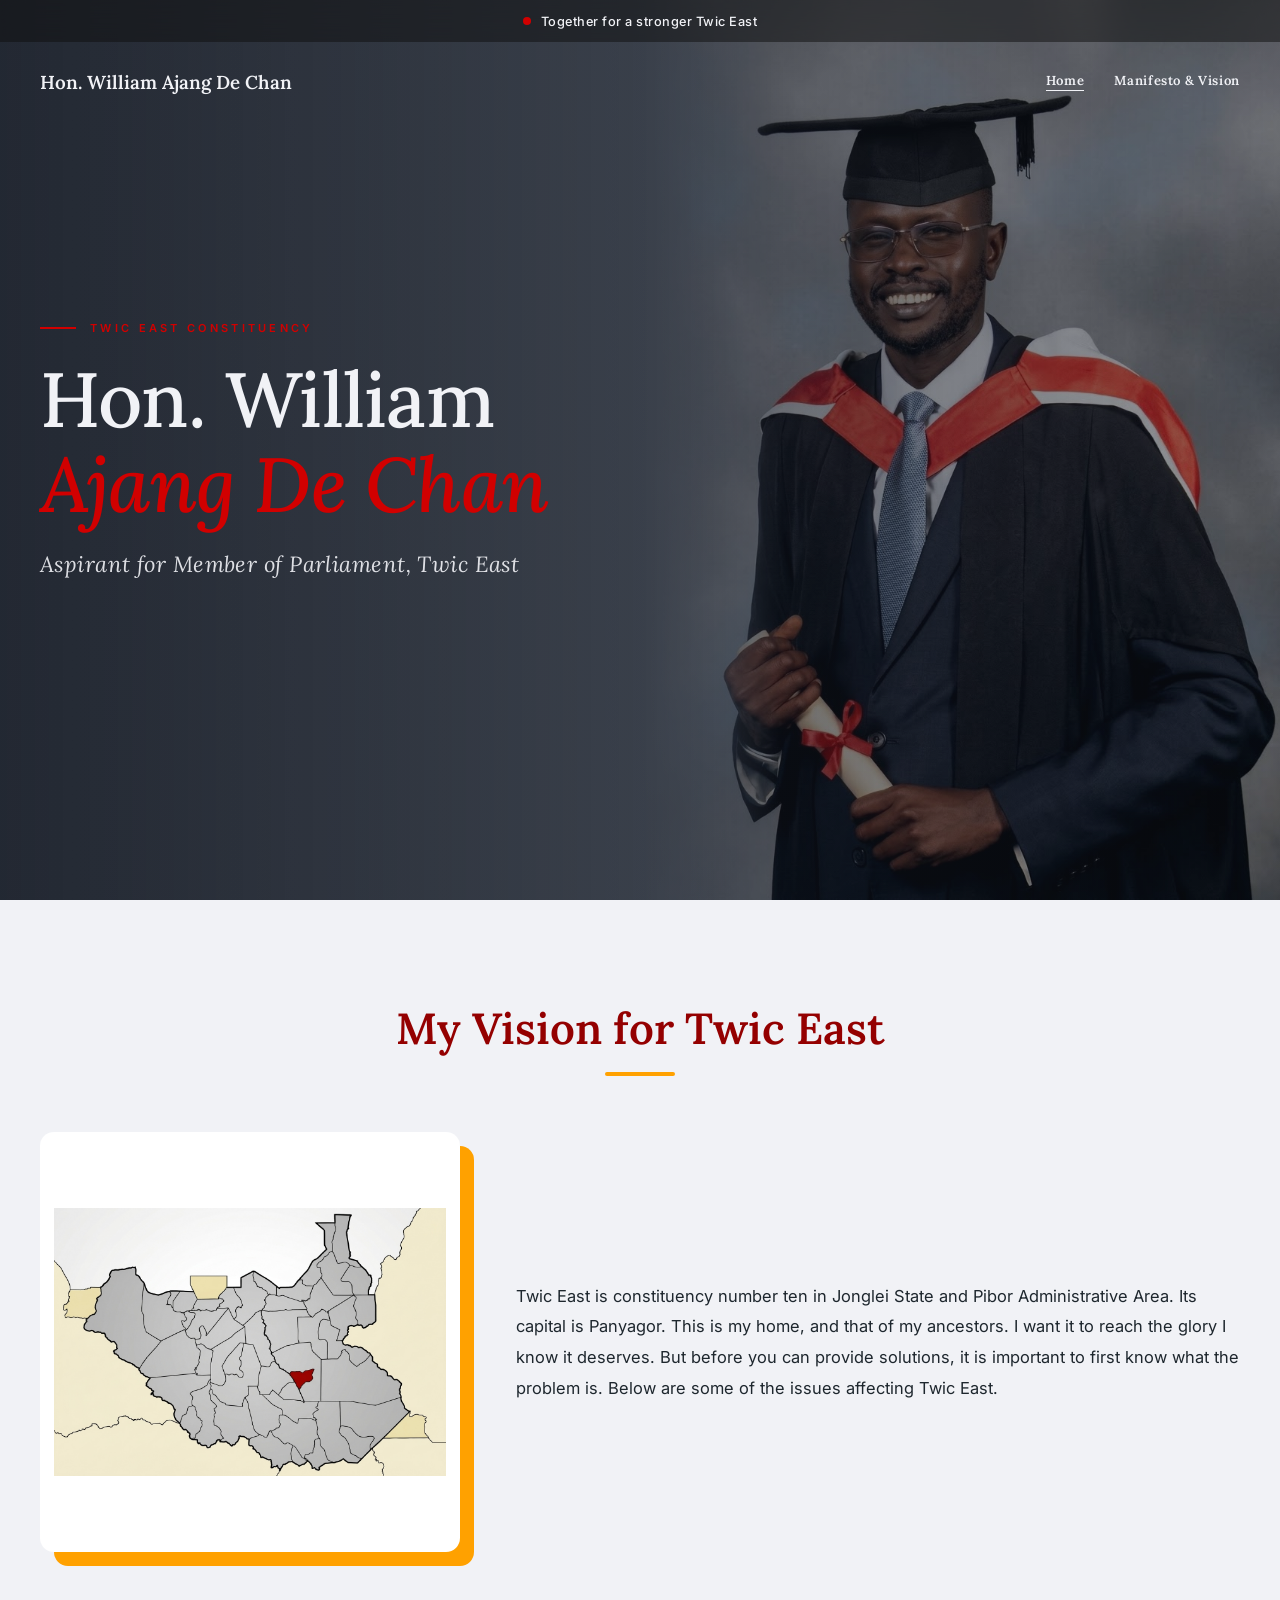
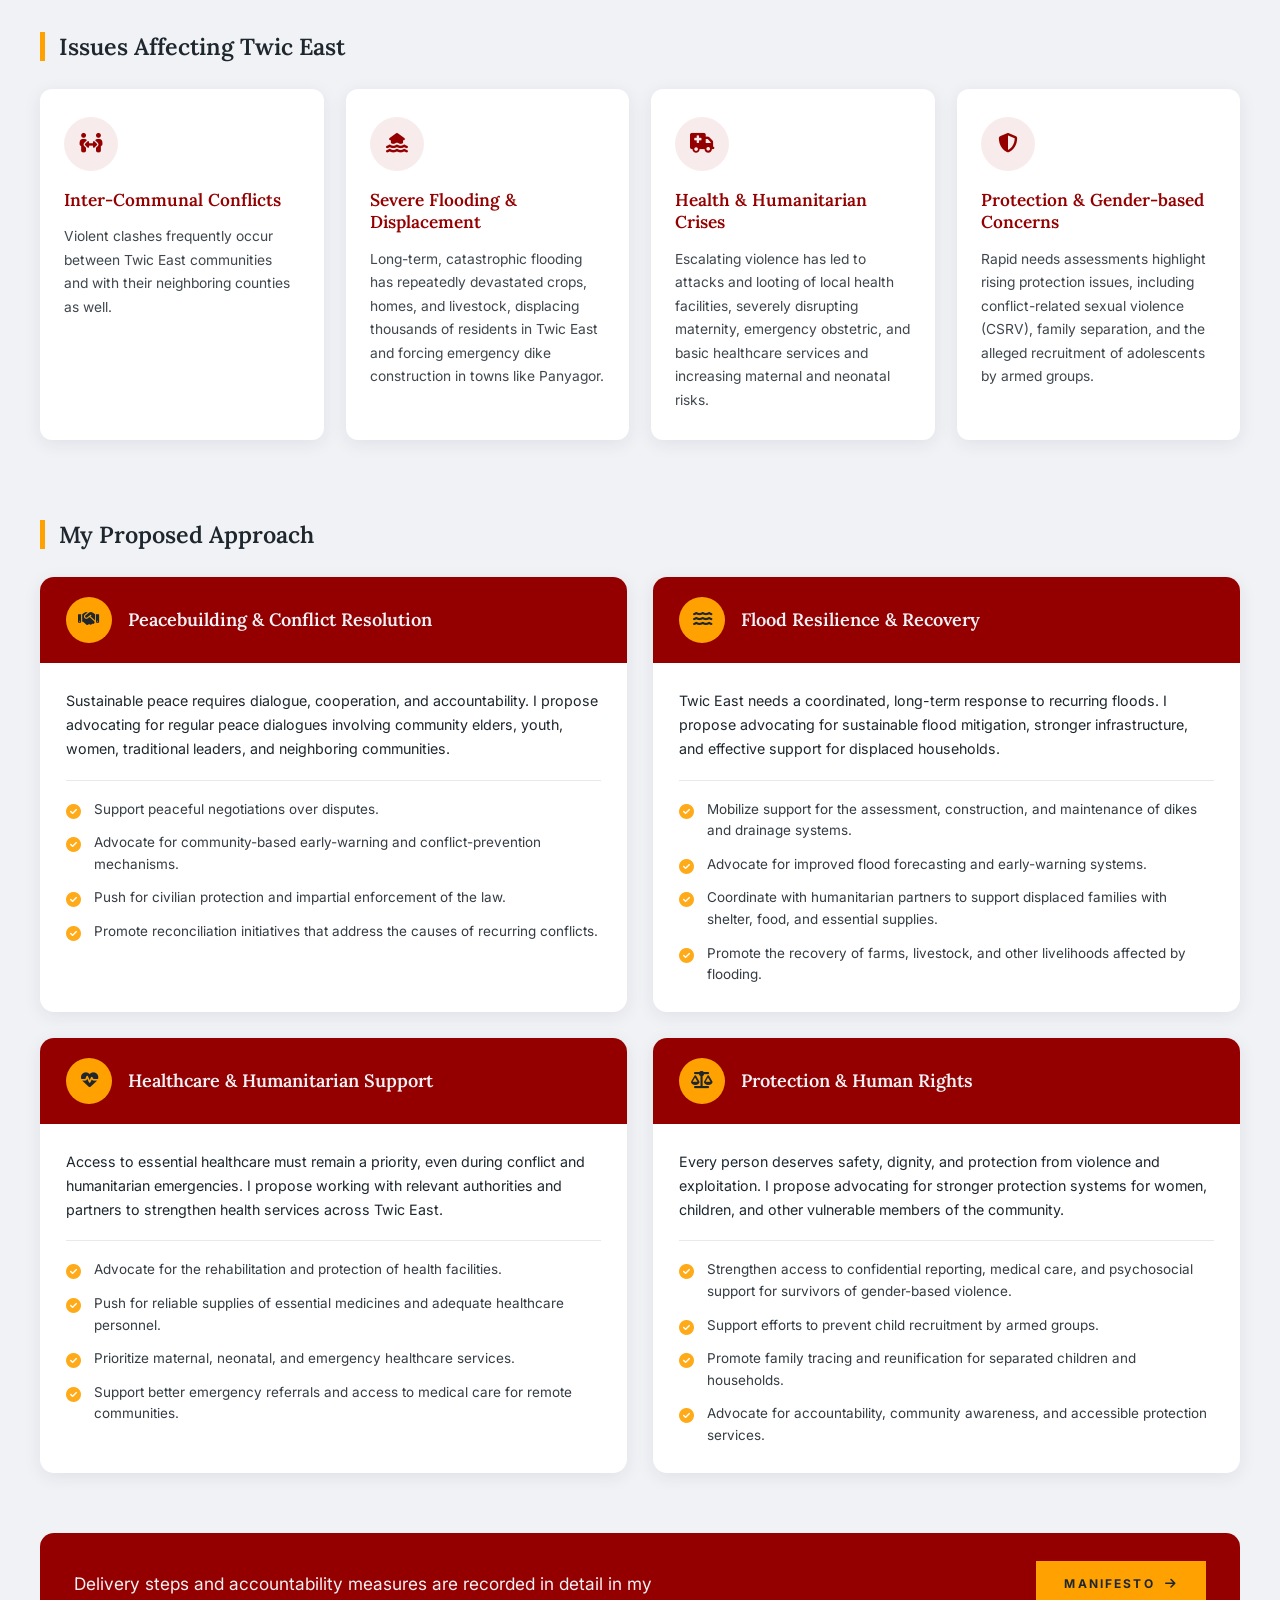
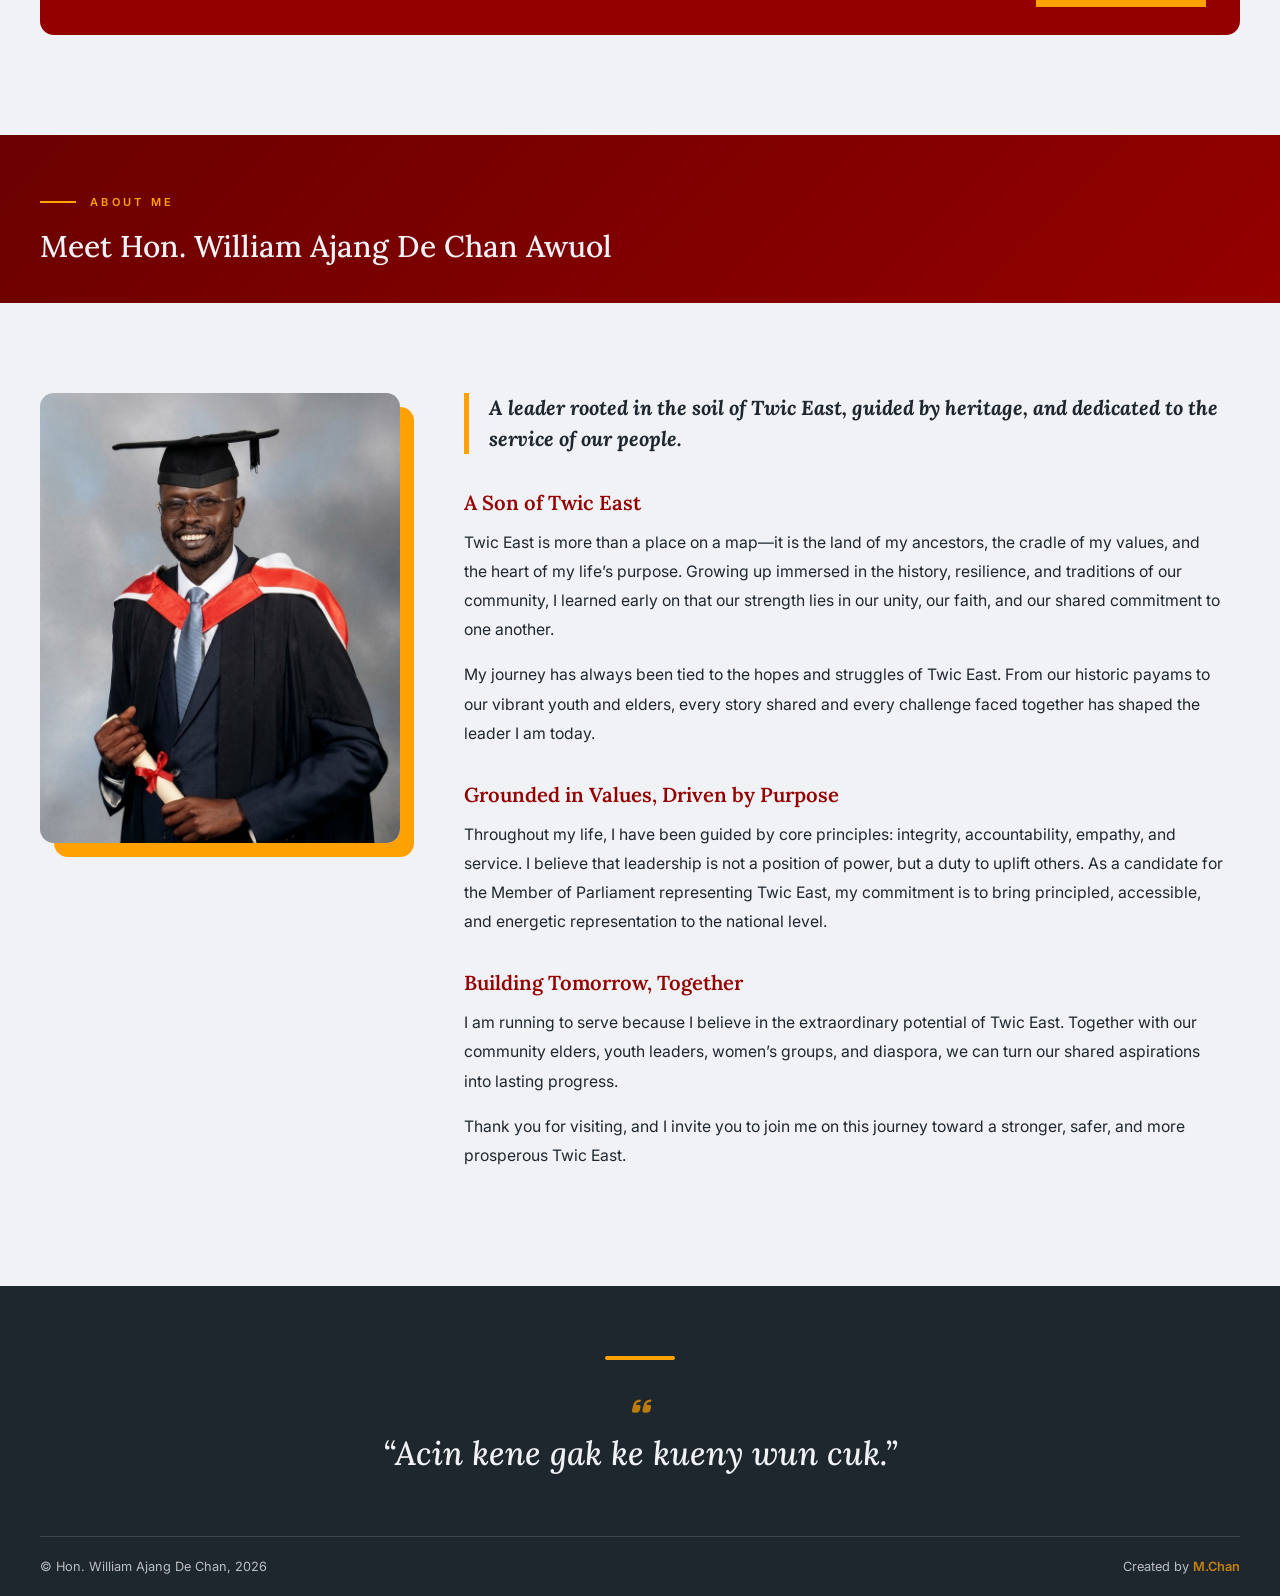
<file: index.html>
<!DOCTYPE html>
<html lang = "en">
	<head>
		<title> Hon. William Ajang De Chan </title>

		<!-- Eagle -->
		<link 	rel = "icon" 
				href = 'data:image/svg+xml,<svg xmlns="http://www.w3.org/2000/svg" viewBox="0 0 100 100"><text y=".9em" font-size="90">🦅</text></svg>' />

		<meta charset = "UTF-8" />
		<meta name = "author" content = "Michael Chan" /> <!--date of creation; Thurs, October 15, 2026-->
		<meta name = "viewport" content = "width=device-width,initial-scale=1,shrink-to-fit=no" />

		<!--custom css-->
		<link rel = "stylesheet" href = "css/style.css" />

		<!--font awesome link-->
        <link rel = "stylesheet" href = "https://cdnjs.cloudflare.com/ajax/libs/font-awesome/6.7.2/css/all.min.css" />

        <!--google fonts: Inter for body, Lora for titles-->
		<link rel = "preconnect" href = "https://fonts.googleapis.com" />
		<link rel = "preconnect" href = "https://fonts.gstatic.com" crossorigin />
		<link href = "https://fonts.googleapis.com/css2?family=Inter:ital,opsz,wght@0,14..32,100..900;1,14..32,100..900&family=Lora:ital,wght@0,400..700;1,400..700&display=swap" rel = "stylesheet" />
	</head>

	<body>
		<!--header stripe-->
		<div class = "header-stripe">
			<div class = "container">
				<div class = "header-stripe-text">
					<span class = "stripe-dot" aria-hidden = "true"></span>
					<span> Together for a stronger Twic East </span>
				</div>
			</div>
		</div>
		<!--header stripe end-->

		<!--header-->
		<header id = "site-header">
			<div class = "container">
				<!--hamburger-->
				<input type = "checkbox" id = "check" />
				<label for = "check" class = "checkbtn" aria-label = "Toggle menu">
					<i class = "fas fa-bars checkbtn-icon" id = "checkbtn-icon"></i>
				</label>
				<!--hamburger end-->

				<!--logo-->
				<a href = "index.html" class = "logo">
					<span class = "logo-wordmark"> Hon. William Ajang De Chan </span>
				</a>
				<!--logo end-->

				<!--nav-->
				<nav class = "main-nav" id = "main-nav">
					<a href = "index.html" class = "active"> Home </a>
					<!--<a href = "about.html"> About Me </a>-->
					<a href = "manifesto.html"> Manifesto & Vision </a>
					<!--<a href = "contact.html"> Let's Talk </a>-->
				</nav>
				<!--nav end-->

				<!--overlay (closes the mobile menu when tapped)-->
				<label for = "check" class = "nav-overlay"></label>
			</div>
		</header>
		<!--header end-->

		<!--hero-->
		<section class = "hero" id = "hero">
			<!--hero image-->
			<div class = "hero-img" style = "background-image: url('images/mzee.jpeg');"></div>

			<!--overlay-->
			<div class = "hero-overlay"></div>

			<!--hero content-->
			<div class = "container">
				<div class = "hero-content">
					<span class = "hero-eyebrow"> Twic East Constituency </span>
					<h1 class = "hero-heading"> Hon. William <em> Ajang De Chan </em> </h1>
					<p class = "hero-sub"> Aspirant for Member of Parliament, Twic East </p>

					<!--<div class = "hero-actions">
						<a href = "about.html" class = "btn btn-primary"> About Me </a>
						<a href = "contact.html" class = "btn btn-outline"> Let's Talk </a>
					</div>-->
				</div>
			</div>
		</section>
		<!--hero end-->

		<!--vision-->
		<section class = "vision">
			<div class = "container">
				<div class = "section-title"> My Vision for Twic East </div>

				<div class = "vision-intro">
					<img src = "images/twic-east.jpg" alt = "Twic East Map" />

					<p>
						Twic East is constituency number ten in Jonglei State and Pibor Administrative Area. Its capital is Panyagor. This is my home, and that of my ancestors. I want it to reach the glory I know it deserves. But before you can provide solutions, it is important to first know what the problem is. Below are some of the issues affecting Twic East.
					</p>
				</div>

				<div class = "section-sub-title"> Issues Affecting Twic East </div>

				<div class = "issues-container">
					<div class = "issue-box">
						<div class = "issue-box-head"> <i class = "fas fa-people-arrows"></i> Inter-Communal Conflicts </div>

						<div class = "issue-box-body">
							Violent clashes frequently occur between Twic East communities and with their neighboring counties as well. 
						</div>
					</div>

					<div class = "issue-box">
						<div class = "issue-box-head"> <i class = "fas fa-house-flood-water"></i> Severe Flooding & Displacement </div>

						<div class = "issue-box-body">
							Long-term, catastrophic flooding has repeatedly devastated crops, homes, and livestock, displacing thousands of residents in Twic East and forcing emergency dike construction in towns like Panyagor. 
						</div>
					</div>

					<div class = "issue-box">
						<div class = "issue-box-head"> <i class = "fas fa-truck-medical"></i> Health & Humanitarian Crises </div>

						<div class = "issue-box-body">
							Escalating violence has led to attacks and looting of local health facilities, severely disrupting maternity, emergency obstetric, and basic healthcare services and increasing maternal and neonatal risks. 
						</div>
					</div>

					<div class = "issue-box">
						<div class = "issue-box-head"> <i class = "fas fa-shield-halved"></i> Protection & Gender-based Concerns </div>

						<div class = "issue-box-body">
							Rapid needs assessments highlight rising protection issues, including conflict-related sexual violence (CSRV), family separation, and the alleged recruitment of adolescents by armed groups. 
						</div>
					</div>
				</div>

				<div class = "section-sub-title"> My Proposed Approach </div>

				<div class = "solutions-container">

				    <!--Solution 1: Peacebuilding-->
				    <div class = "solution-box">
				        <div class = "solution-box-head"> <i class = "fas fa-handshake"></i> Peacebuilding & Conflict Resolution </div>

				        <div class = "solution-box-body">
				            <p>
				                Sustainable peace requires dialogue, cooperation, and
				                accountability. I propose advocating for regular peace
				                dialogues involving community elders, youth, women,
				                traditional leaders, and neighboring communities.
				            </p>

				            <ul>
				                <li>
				                	Support peaceful negotiations over disputes.
				                </li>
				                <li>
				                	Advocate for community-based early-warning and
				                    conflict-prevention mechanisms.
				                </li>
				                <li>
				                	Push for civilian protection and impartial
				                    enforcement of the law.
				                </li>
				                <li>
				                	Promote reconciliation initiatives that address
				                    the causes of recurring conflicts.
				                </li>
				            </ul>
				        </div>
				    </div>

				    <!--Solution 2: Flood resilience-->
				    <div class = "solution-box">
				        <div class = "solution-box-head"> <i class = "fas fa-water"></i> Flood Resilience & Recovery </div>

				        <div class = "solution-box-body">
				            <p>
				                Twic East needs a coordinated, long-term response to
				                recurring floods. I propose advocating for sustainable
				                flood mitigation, stronger infrastructure, and
				                effective support for displaced households.
				            </p>

				            <ul>
				                <li>
				                	Mobilize support for the assessment, construction,
				                    and maintenance of dikes and drainage systems.
				                </li>
				                <li>
				                	Advocate for improved flood forecasting and
				                    early-warning systems.
				                </li>
				                <li>
				                	Coordinate with humanitarian partners to support
				                    displaced families with shelter, food, and
				                    essential supplies.
				                </li>
				                <li>
				                	Promote the recovery of farms, livestock, and
				                    other livelihoods affected by flooding.
				                </li>
				            </ul>
				        </div>
				    </div>

				    <!--Solution 3: Healthcare-->
				    <div class = "solution-box">
				        <div class = "solution-box-head"> <i class = "fas fa-heart-pulse"></i> Healthcare & Humanitarian Support </div>

				        <div class = "solution-box-body">
				            <p>
				                Access to essential healthcare must remain a priority,
				                even during conflict and humanitarian emergencies.
				                I propose working with relevant authorities and
				                partners to strengthen health services across
				                Twic East.
				            </p>

				            <ul>
				                <li>
				                	Advocate for the rehabilitation and protection
				                    of health facilities.
				                </li>
				                <li>
				                	Push for reliable supplies of essential medicines
				                    and adequate healthcare personnel.
				                </li>
				                <li>
				                	Prioritize maternal, neonatal, and emergency
				                    healthcare services.
				                </li>
				                <li>
				                	Support better emergency referrals and access
				                    to medical care for remote communities.
				                </li>
				            </ul>
				        </div>
				    </div>

				    <!--Solution 4: Protection-->
				    <div class = "solution-box">
				        <div class = "solution-box-head"> <i class = "fas fa-scale-balanced"></i> Protection & Human Rights </div>

				        <div class = "solution-box-body">
				            <p>
				                Every person deserves safety, dignity, and protection
				                from violence and exploitation. I propose advocating
				                for stronger protection systems for women, children,
				                and other vulnerable members of the community.
				            </p>

				            <ul>
				                <li>
				                	Strengthen access to confidential reporting,
				                    medical care, and psychosocial support for
				                    survivors of gender-based violence.
				                </li>
				                <li>
				                	Support efforts to prevent child recruitment
				                    by armed groups.
				                </li>
				                <li>
				                	Promote family tracing and reunification for
				                    separated children and households.
				                </li>
				                <li>
				                	Advocate for accountability, community awareness,
				                    and accessible protection services.
				                </li>
				            </ul>
				        </div>
				    </div>
				</div>

				<p class = "vision-cta">
					<span> Delivery steps and accountability measures are recorded in detail in my </span>
					<a href = "manifesto.html"> Manifesto <i class = "fas fa-arrow-right" aria-hidden = "true"></i> </a>
				</p>
			</div>
		</section>
		<!--vision end-->

		<!--page banner-->
		<section class = "page-banner pseudo">
			<div class = "container">
				<span class = "page-eyebrow"> About Me </span>
				<h1 class = "page-title"> Meet Hon. William Ajang De Chan Awuol </h1>
			</div>
		</section>
		<!--page banner end-->

		<!--about-->
		<section class = "about">
		<div class = "container">
		<div class = "about-intro">
			<img src = "images/mzee.jpg" alt = "Hon. William Ajang De Chan Awuol" />

			<div class = "about-intro-text">
				<p class = "about-lead">
					A leader rooted in the soil of Twic East, guided by heritage, and dedicated to the service of our people.
				</p>

				<h3 class = "about-intro-heading"> A Son of Twic East </h3>

				<p>
					Twic East is more than a place on a map—it is the land of my ancestors, the cradle of my values, and the heart of my life’s purpose. Growing up immersed in the history, resilience, and traditions of our community, I learned early on that our strength lies in our unity, our faith, and our shared commitment to one another.
				</p>

				<p>
					My journey has always been tied to the hopes and struggles of Twic East. From our historic payams to our vibrant youth and elders, every story shared and every challenge faced together has shaped the leader I am today.
				</p>

				<h3 class = "about-intro-heading"> Grounded in Values, Driven by Purpose </h3>

				<p>
					Throughout my life, I have been guided by core principles: integrity, accountability, empathy, and service. I believe that leadership is not a position of power, but a duty to uplift others. As a candidate for the Member of Parliament representing Twic East, my commitment is to bring principled, accessible, and energetic representation to the national level.
				</p>

				<h3 class = "about-intro-heading"> Building Tomorrow, Together </h3>

				<p>
					I am running to serve because I believe in the extraordinary potential of Twic East. Together with our community elders, youth leaders, women’s groups, and diaspora, we can turn our shared aspirations into lasting progress.
				</p>

				<p>
					Thank you for visiting, and I invite you to join me on this journey toward a stronger, safer, and more prosperous Twic East.
				</p>
			</div>
		</div>
		</div>
		</section>
		<!--about end-->

		<!--footer-->
		<footer>
			<div class = "container">
			    <div class = "footer-quote">
			        <span class = "footer-accent"></span>

			        <blockquote>
			            “Acin kene gak ke kueny wun cuk.”
			        </blockquote>
			    </div>

			    <div class = "footer-bottom">
					<p class = "copyright">
						&copy; Hon. William Ajang De Chan, <span id = "footer-year">2026</span>
					</p>

					<p class = "created-by"> Created by <a href = "https://diingmike.github.io/mchan/" target = "_blank" rel = "noopener"> M.Chan </a> </p>
				</div>
			</div>
		</footer>
		<!--footer end-->

		<!--back to top-->
		<button type = "button" class = "back-to-top" id = "back-to-top" aria-label = "Back to top" title = "Back to top">
			<i class = "fas fa-arrow-up" aria-hidden = "true"></i>
		</button>
		<!--back to top end-->

		<!--js link-->
		<script src = "js/script.js"></script>
		<!--js link end-->
	</body>
</html>
</file>
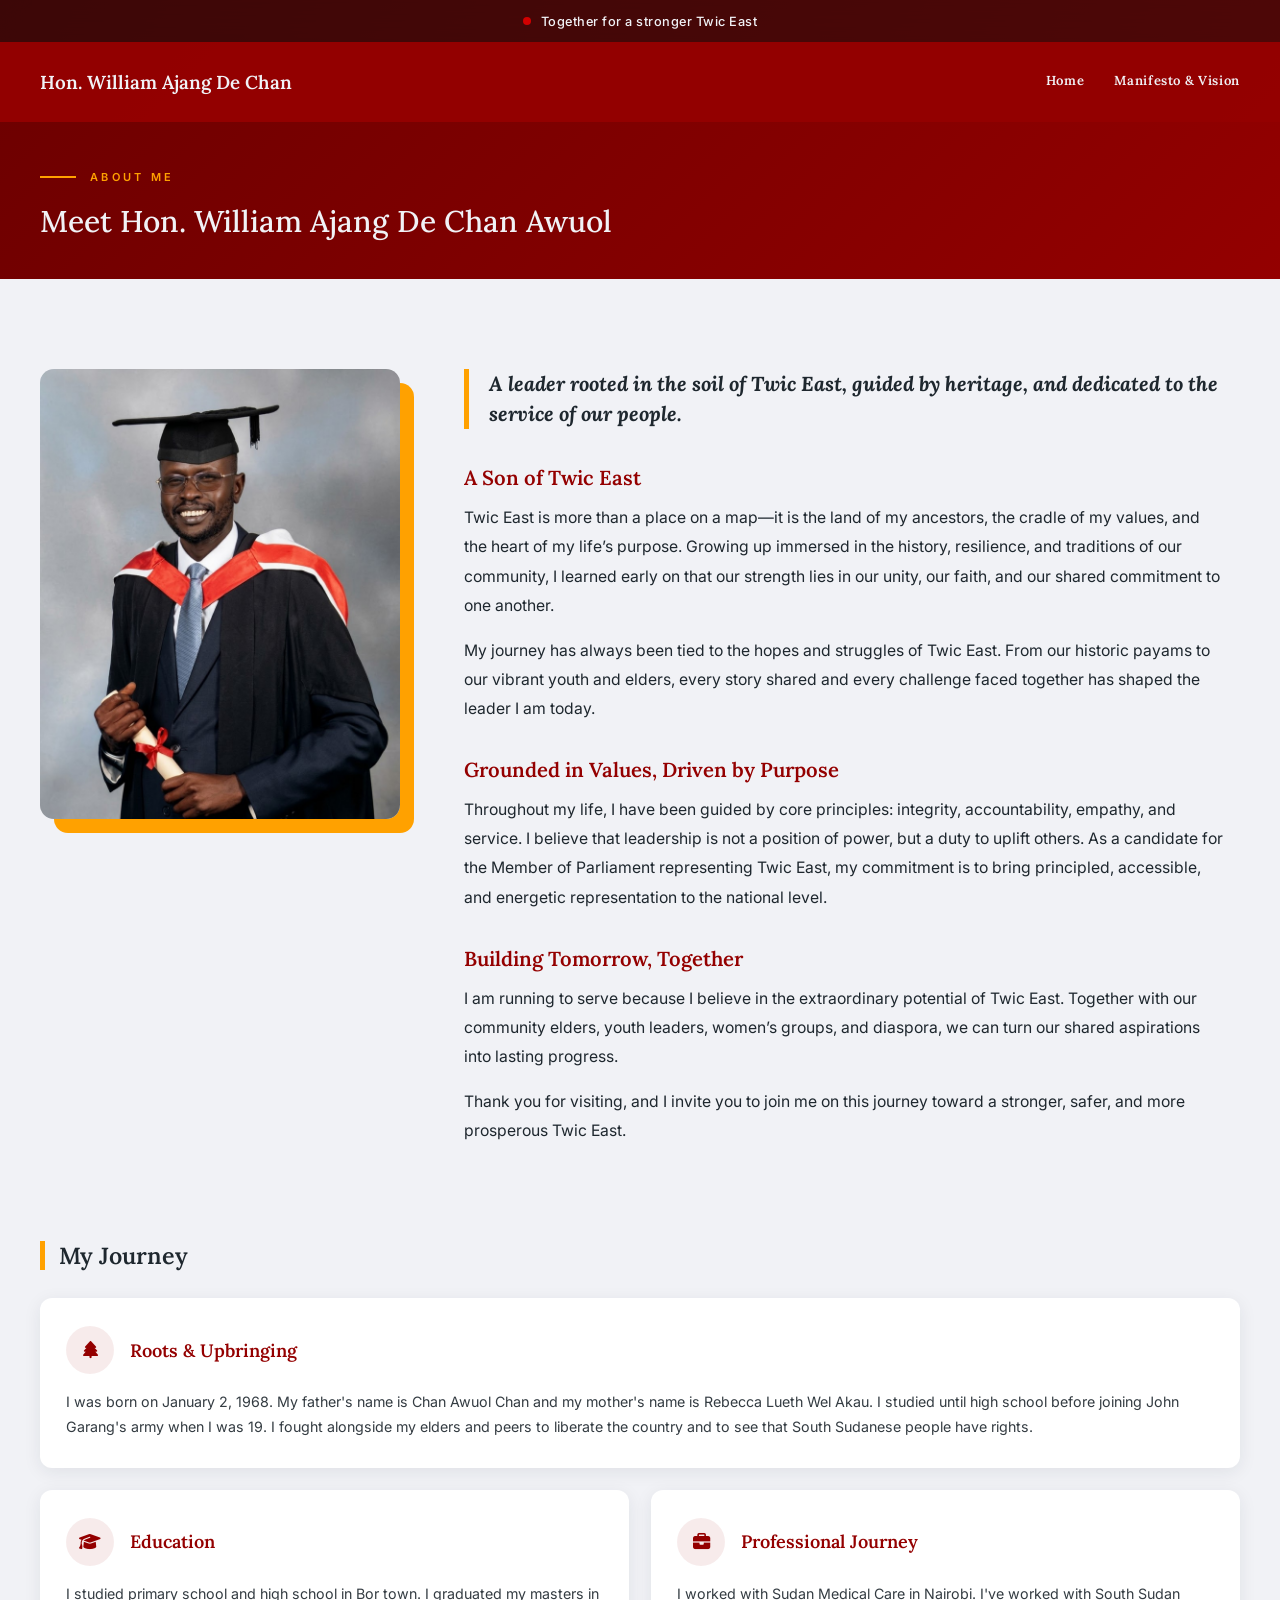
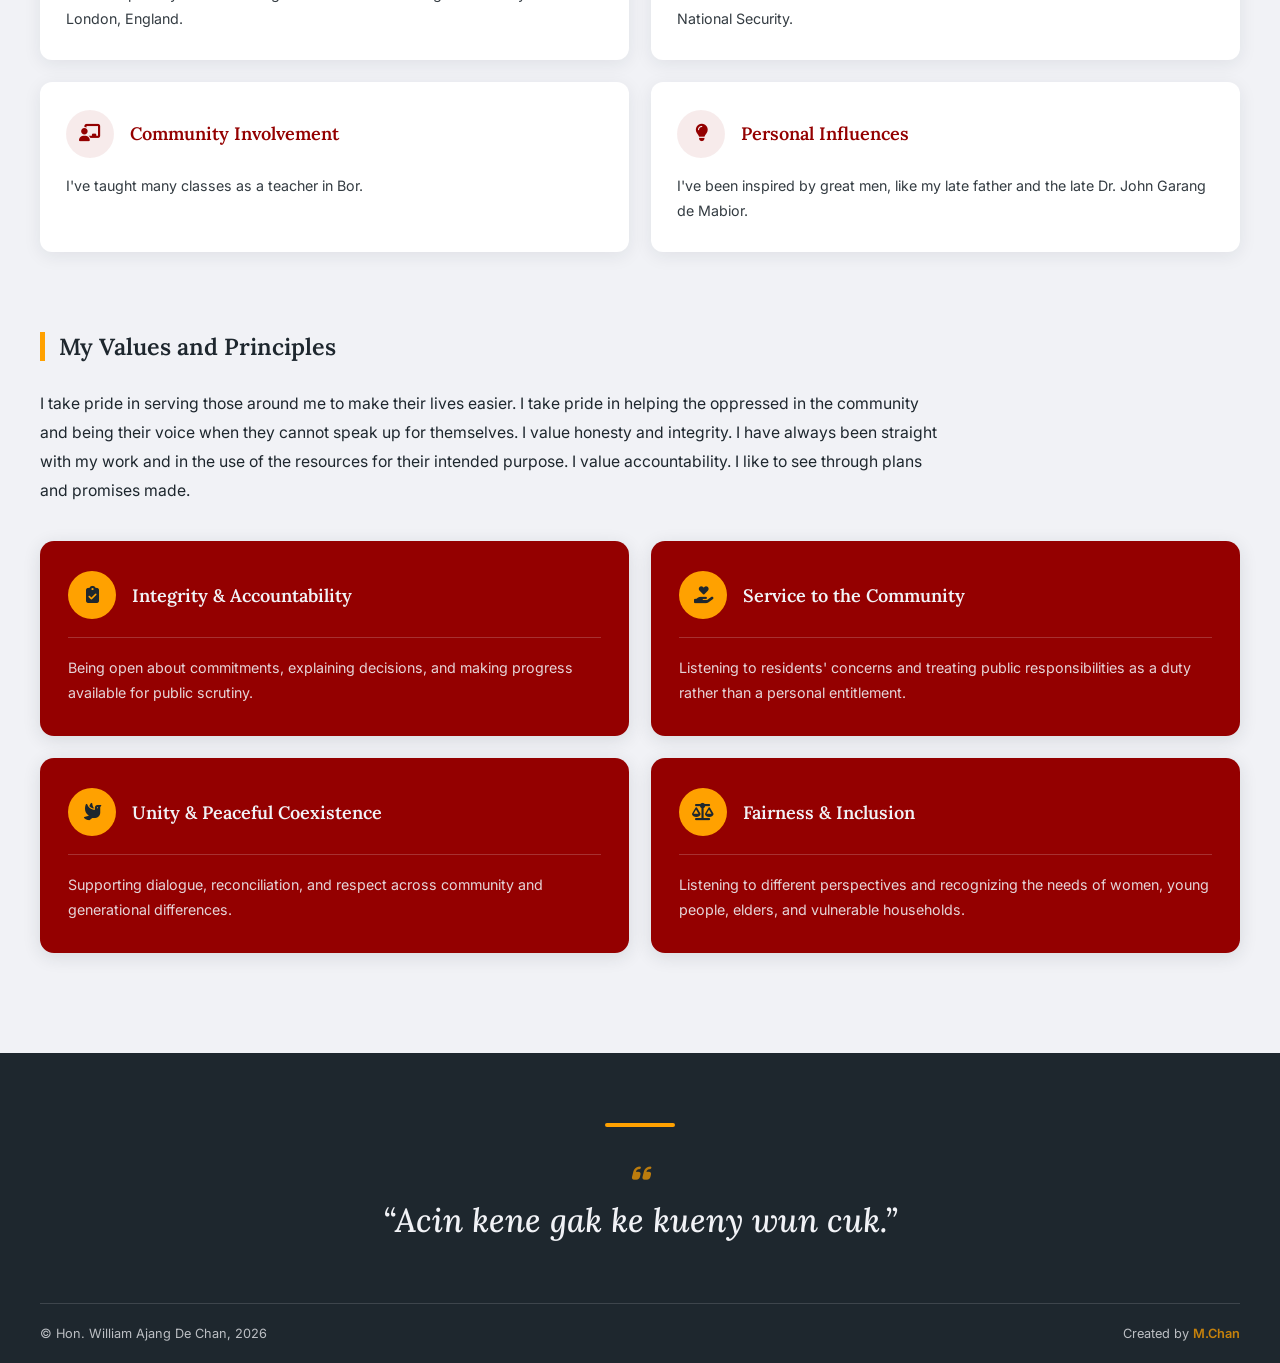
<file: about.html>
<!DOCTYPE html>
<html lang = "en">
	<head>
		<title> Hon. William Ajang De Chan </title>

		<!-- Eagle -->
		<link 	rel = "icon" 
				href = 'data:image/svg+xml,<svg xmlns="http://www.w3.org/2000/svg" viewBox="0 0 100 100"><text y=".9em" font-size="90">🦅</text></svg>' />

		<meta charset = "UTF-8" />
		<meta name = "author" content = "Michael Chan" /> <!--date of creation; Thurs, October 15, 2026-->
		<meta name = "viewport" content = "width=device-width,initial-scale=1,shrink-to-fit=no" />

		<!--custom css-->
		<link rel = "stylesheet" href = "css/style.css" />

		<!--font awesome link-->
        <link rel = "stylesheet" href = "https://cdnjs.cloudflare.com/ajax/libs/font-awesome/6.7.2/css/all.min.css" />

        <!--google fonts: Inter for body, Lora for titles-->
		<link rel = "preconnect" href = "https://fonts.googleapis.com" />
		<link rel = "preconnect" href = "https://fonts.gstatic.com" crossorigin />
		<link href = "https://fonts.googleapis.com/css2?family=Inter:ital,opsz,wght@0,14..32,100..900;1,14..32,100..900&family=Lora:ital,wght@0,400..700;1,400..700&display=swap" rel = "stylesheet" />
	</head>

	<body class = "no-hero">
		<!--header stripe-->
		<div class = "header-stripe">
			<div class = "container">
				<div class = "header-stripe-text">
					<span class = "stripe-dot" aria-hidden = "true"></span>
					<span> Together for a stronger Twic East </span>
				</div>
			</div>
		</div>
		<!--header stripe end-->

		<!--header-->
		<header id = "site-header">
			<div class = "container">
				<!--hamburger-->
				<input type = "checkbox" id = "check" />
				<label for = "check" class = "checkbtn" aria-label = "Toggle menu">
					<i class = "fas fa-bars checkbtn-icon" id = "checkbtn-icon"></i>
				</label>
				<!--hamburger end-->

				<!--logo-->
				<a href = "index.html" class = "logo">
					<span class = "logo-wordmark"> Hon. William Ajang De Chan </span>
				</a>
				<!--logo end-->

				<!--nav-->
				<nav class = "main-nav" id = "main-nav">
					<a href = "index.html"> Home </a>
					<!--<a href = "about.html" class = "active"> About Me </a>-->
					<a href = "manifesto.html"> Manifesto & Vision </a>
					<!--<a href = "contact.html"> Let's Talk </a>-->
				</nav>
				<!--nav end-->

				<!--overlay (closes the mobile menu when tapped)-->
				<label for = "check" class = "nav-overlay"></label>
			</div>
		</header>
		<!--header end-->

		<!--page banner-->
		<section class = "page-banner">
			<div class = "container">
				<span class = "page-eyebrow"> About Me </span>
				<h1 class = "page-title"> Meet Hon. William Ajang De Chan Awuol </h1>
			</div>
		</section>
		<!--page banner end-->

		<!--about-->
		<section class = "about">
			<div class = "container">
				<div class = "about-intro">
					<img src = "images/mzee.jpg" alt = "Hon. William Ajang De Chan Awuol" />

					<div class = "about-intro-text">
						<p class = "about-lead">
							A leader rooted in the soil of Twic East, guided by heritage, and dedicated to the service of our people.
						</p>

						<h3 class = "about-intro-heading"> A Son of Twic East </h3>

						<p>
							Twic East is more than a place on a map—it is the land of my ancestors, the cradle of my values, and the heart of my life’s purpose. Growing up immersed in the history, resilience, and traditions of our community, I learned early on that our strength lies in our unity, our faith, and our shared commitment to one another.
						</p>

						<p>
							My journey has always been tied to the hopes and struggles of Twic East. From our historic payams to our vibrant youth and elders, every story shared and every challenge faced together has shaped the leader I am today.
						</p>

						<h3 class = "about-intro-heading"> Grounded in Values, Driven by Purpose </h3>

						<p>
							Throughout my life, I have been guided by core principles: integrity, accountability, empathy, and service. I believe that leadership is not a position of power, but a duty to uplift others. As a candidate for the Member of Parliament representing Twic East, my commitment is to bring principled, accessible, and energetic representation to the national level.
						</p>

						<h3 class = "about-intro-heading"> Building Tomorrow, Together </h3>

						<p>
							I am running to serve because I believe in the extraordinary potential of Twic East. Together with our community elders, youth leaders, women’s groups, and diaspora, we can turn our shared aspirations into lasting progress.
						</p>

						<p>
							Thank you for visiting, and I invite you to join me on this journey toward a stronger, safer, and more prosperous Twic East.
						</p>
					</div>
				</div>

				<div class = "section-sub-title"> My Journey </div>

				<div class = "my-journey">
					<div class = "journey-grid">
						<!--roots-->
						<div class = "profile-card profile-card-wide">
							<h4 class = "profile-card-head">
								<i class = "fas fa-tree"></i>
								<span> Roots & Upbringing </span>
							</h4>

							<p>
								I was born on January 2, 1968. My father's name is Chan Awuol Chan and my mother's name is Rebecca Lueth Wel Akau. I studied until high school before joining John Garang's army when I was 19. I fought alongside my elders and peers to liberate the country and to see that South Sudanese people have rights.
							</p>
						</div>

						<!--education-->
						<div class = "profile-card">
							<h4 class = "profile-card-head">
								<i class = "fas fa-graduation-cap"></i>
								<span> Education </span>
							</h4>

							<p>
								I studied primary school and high school in Bor town. I graduated my masters in London, England.
							</p>
						</div>

						<!--professional-->
						<div class = "profile-card">
							<h4 class = "profile-card-head">
								<i class = "fas fa-briefcase"></i>
								<span> Professional Journey </span>
							</h4>

							<p>
								I worked with Sudan Medical Care in Nairobi. I've worked with South Sudan National Security.
							</p>
						</div>

						<!--community-->
						<div class = "profile-card">
							<h4 class = "profile-card-head">
								<i class = "fas fa-chalkboard-user"></i>
								<span> Community Involvement </span>
							</h4>

							<p>
								I've taught many classes as a teacher in Bor.
							</p>
						</div>

						<!--influences-->
						<div class = "profile-card">
							<h4 class = "profile-card-head">
								<i class = "fas fa-lightbulb"></i>
								<span> Personal Influences </span>
							</h4>

							<p>
								I've been inspired by great men, like my late father and the late Dr. John Garang de Mabior.
							</p>
						</div>
					</div>
				</div>

				<div class = "section-sub-title"> My Values and Principles </div>

				<p class = "values-intro">
					I take pride in serving those around me to make their lives easier. I take pride in helping the oppressed in the community and being their voice when they cannot speak up for themselves. I value honesty and integrity. I have always been straight with my work and in the use of the resources for their intended purpose. I value accountability. I like to see through plans and promises made.
				</p>

				<div class = "values">
					<div class = "values-grid">
						<div class = "value-box">
							<h4 class = "value-box-head">
								<i class = "fas fa-clipboard-check"></i>
								<span> Integrity & Accountability </span>
							</h4>

							<p>
								Being open about commitments, explaining decisions, and making progress available for public scrutiny.
							</p>
						</div>

						<div class = "value-box">
							<h4 class = "value-box-head">
								<i class = "fas fa-hand-holding-heart"></i>
								<span> Service to the Community </span>
							</h4>

							<p>
								Listening to residents' concerns and treating public responsibilities as a duty rather than a personal entitlement.
							</p>
						</div>

						<div class = "value-box">
							<h4 class = "value-box-head">
								<i class = "fas fa-dove"></i>
								<span> Unity & Peaceful Coexistence </span>
							</h4>

							<p>
								Supporting dialogue, reconciliation, and respect across community and generational differences.
							</p>
						</div>

						<div class = "value-box">
							<h4 class = "value-box-head">
								<i class = "fas fa-scale-balanced"></i>
								<span> Fairness & Inclusion </span>
							</h4>

							<p>
								Listening to different perspectives and recognizing the needs of women, young people, elders, and vulnerable households.
							</p>
						</div>
					</div>
				</div>
			</div>
		</section>
		<!--about end-->

		<!--footer-->
		<footer>
			<div class = "container">
			    <div class = "footer-quote">
			        <span class = "footer-accent"></span>

			        <blockquote>
			            “Acin kene gak ke kueny wun cuk.”
			        </blockquote>
			    </div>

			    <div class = "footer-bottom">
					<p class = "copyright">
						&copy; Hon. William Ajang De Chan, <span id = "footer-year">2026</span>
					</p>

					<p class = "created-by"> Created by <a href = "https://diingmike.github.io/mchan/" target = "_blank" rel = "noopener"> M.Chan </a> </p>
				</div>
			</div>
		</footer>
		<!--footer end-->

		<!--back to top-->
		<button type = "button" class = "back-to-top" id = "back-to-top" aria-label = "Back to top" title = "Back to top">
			<i class = "fas fa-arrow-up" aria-hidden = "true"></i>
		</button>
		<!--back to top end-->

		<!--js link-->
		<script src = "js/script.js"></script>
		<!--js link end-->
	</body>
</html>
</file>
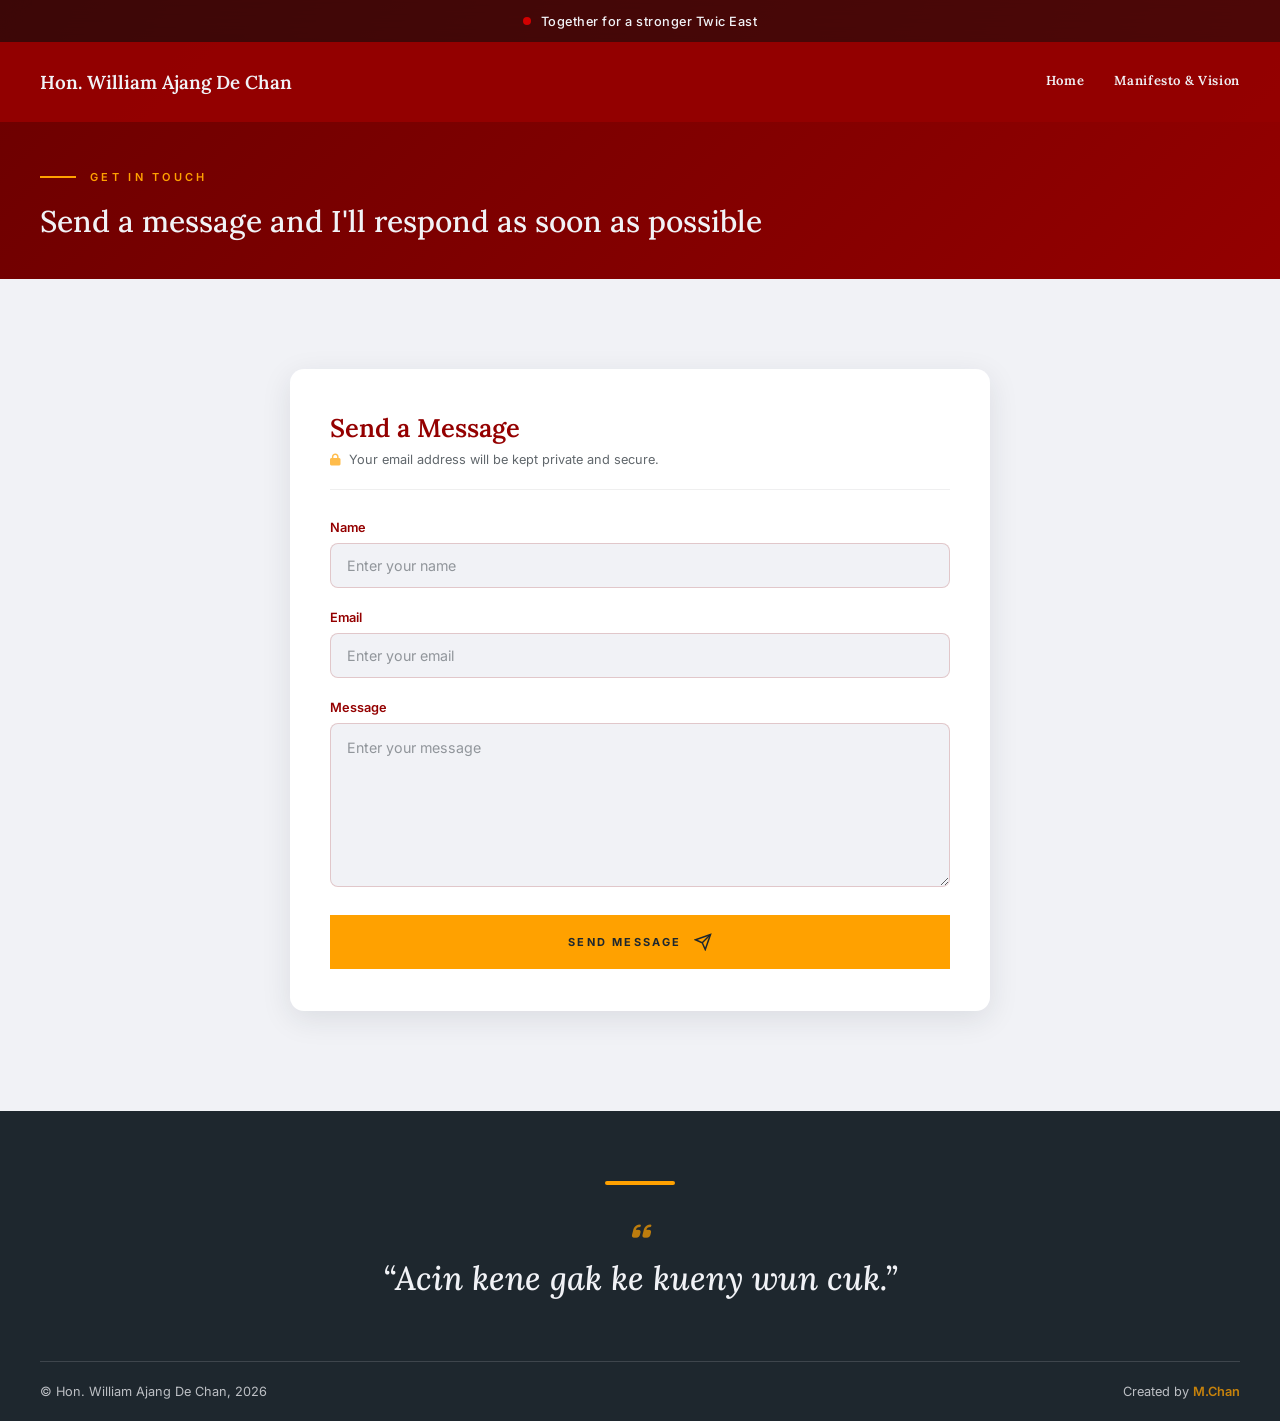
<file: contact.html>
<!DOCTYPE html>
<html lang = "en">
	<head>
		<title> Hon. William Ajang De Chan </title>

		<!-- Eagle -->
		<link 	rel = "icon" 
				href = 'data:image/svg+xml,<svg xmlns="http://www.w3.org/2000/svg" viewBox="0 0 100 100"><text y=".9em" font-size="90">🦅</text></svg>' />

		<meta charset = "UTF-8" />
		<meta name = "author" content = "Michael Chan" /> <!--date of creation; Thurs, October 15, 2026-->
		<meta name = "viewport" content = "width=device-width,initial-scale=1,shrink-to-fit=no" />

		<!--custom css-->
		<link rel = "stylesheet" href = "css/style.css" />

		<!--font awesome link-->
        <link rel = "stylesheet" href = "https://cdnjs.cloudflare.com/ajax/libs/font-awesome/6.7.2/css/all.min.css" />

        <!--google fonts: Inter for body, Lora for titles-->
		<link rel = "preconnect" href = "https://fonts.googleapis.com" />
		<link rel = "preconnect" href = "https://fonts.gstatic.com" crossorigin />
		<link href = "https://fonts.googleapis.com/css2?family=Inter:ital,opsz,wght@0,14..32,100..900;1,14..32,100..900&family=Lora:ital,wght@0,400..700;1,400..700&display=swap" rel = "stylesheet" />
	</head>

	<body class = "no-hero">
		<!--header stripe-->
		<div class = "header-stripe">
			<div class = "container">
				<div class = "header-stripe-text">
					<span class = "stripe-dot" aria-hidden = "true"></span>
					<span> Together for a stronger Twic East </span>
				</div>
			</div>
		</div>
		<!--header stripe end-->

		<!--header-->
		<header id = "site-header">
			<div class = "container">
				<!--hamburger-->
				<input type = "checkbox" id = "check" />
				<label for = "check" class = "checkbtn" aria-label = "Toggle menu">
					<i class = "fas fa-bars checkbtn-icon" id = "checkbtn-icon"></i>
				</label>
				<!--hamburger end-->

				<!--logo-->
				<a href = "index.html" class = "logo">
					<span class = "logo-wordmark"> Hon. William Ajang De Chan </span>
				</a>
				<!--logo end-->

				<!--nav-->
				<nav class = "main-nav" id = "main-nav">
					<a href = "index.html"> Home </a>
					<!--<a href = "about.html"> About Me </a>-->
					<a href = "manifesto.html"> Manifesto & Vision </a>
					<!--<a href = "contact.html" class = "active"> Let's Talk </a>-->
				</nav>
				<!--nav end-->

				<!--overlay (closes the mobile menu when tapped)-->
				<label for = "check" class = "nav-overlay"></label>
			</div>
		</header>
		<!--header end-->

		<!--page banner-->
		<section class = "page-banner">
			<div class = "container">
				<span class = "page-eyebrow"> Get in touch </span>
				<h1 class = "page-title"> 
					Send a message and I'll respond as soon as possible 
				</h1>
			</div>
		</section>
		<!--page banner end-->

		<!--contact-->
		<section class = "contact">
			<div class = "container">
				<form action = "" method = "POST">
                    <div class = "form-container"> 
                        <div class = "form-box message-box">
                            <h2 class = "form-box-title"> Send a Message </h2>
                            <p class = "form-privacy"> Your email address will be kept private and secure. </p>
                            
                            <div class = "form-group">
                            	<label for = "name"> Name </label>
								<input  type = "text" 
										id = "name" 
										name = "name" 
										placeholder = "Enter your name" 
										class = "form-input" 
										required />
                            </div>
                            
                            <div class = "form-group">
                            	<label for = "email"> Email </label>
								<input  type = "email" 
										id = "email" 
										name = "email" 
										placeholder = "Enter your email" 
										class = "form-input" 
										required />
                            </div>
                            
                            <div class = "form-group">
                            	<label for = "message"> Message </label>
								<textarea id = "message" 
										name = "message" 
										placeholder = "Enter your message" 
										class = "form-textarea" 
										rows = "6" required></textarea>
                            </div>
                            
                            <button type = "submit" name = "send" class = "contact-btn">
                                <span> Send Message </span>
                                <svg    xmlns = "http://www.w3.org/2000/svg" 
                                        width = "18" 
                                        height = "18" 
                                        viewBox = "0 0 24 24" 
                                        fill = "none" 
                                        stroke = "currentColor" 
                                        stroke-width = "2">
                                    <line x1 = "22" y1 = "2" x2 = "11" y2 = "13"></line>
                                    <polygon points = "22 2 15 22 11 13 2 9 22 2"></polygon>
                                </svg>
                            </button>
                        </div>
                    </div>
                </form>
			</div>
		</section>
		<!--contact end-->

		<!--footer-->
		<footer>
			<div class = "container">
			    <div class = "footer-quote">
			        <span class = "footer-accent"></span>

			        <blockquote>
			            “Acin kene gak ke kueny wun cuk.”
			        </blockquote>
			    </div>

			    <div class = "footer-bottom">
					<p class = "copyright">
						&copy; Hon. William Ajang De Chan, <span id = "footer-year">2026</span>
					</p>

					<p class = "created-by"> Created by <a href = "https://diingmike.github.io/mchan/" target = "_blank" rel = "noopener"> M.Chan </a> </p>
				</div>
			</div>
		</footer>
		<!--footer end-->

		<!--back to top-->
		<button type = "button" class = "back-to-top" id = "back-to-top" aria-label = "Back to top" title = "Back to top">
			<i class = "fas fa-arrow-up" aria-hidden = "true"></i>
		</button>
		<!--back to top end-->

		<!--js link-->
		<script src = "js/script.js"></script>
		<!--js link end-->
	</body>
</html>
</file>
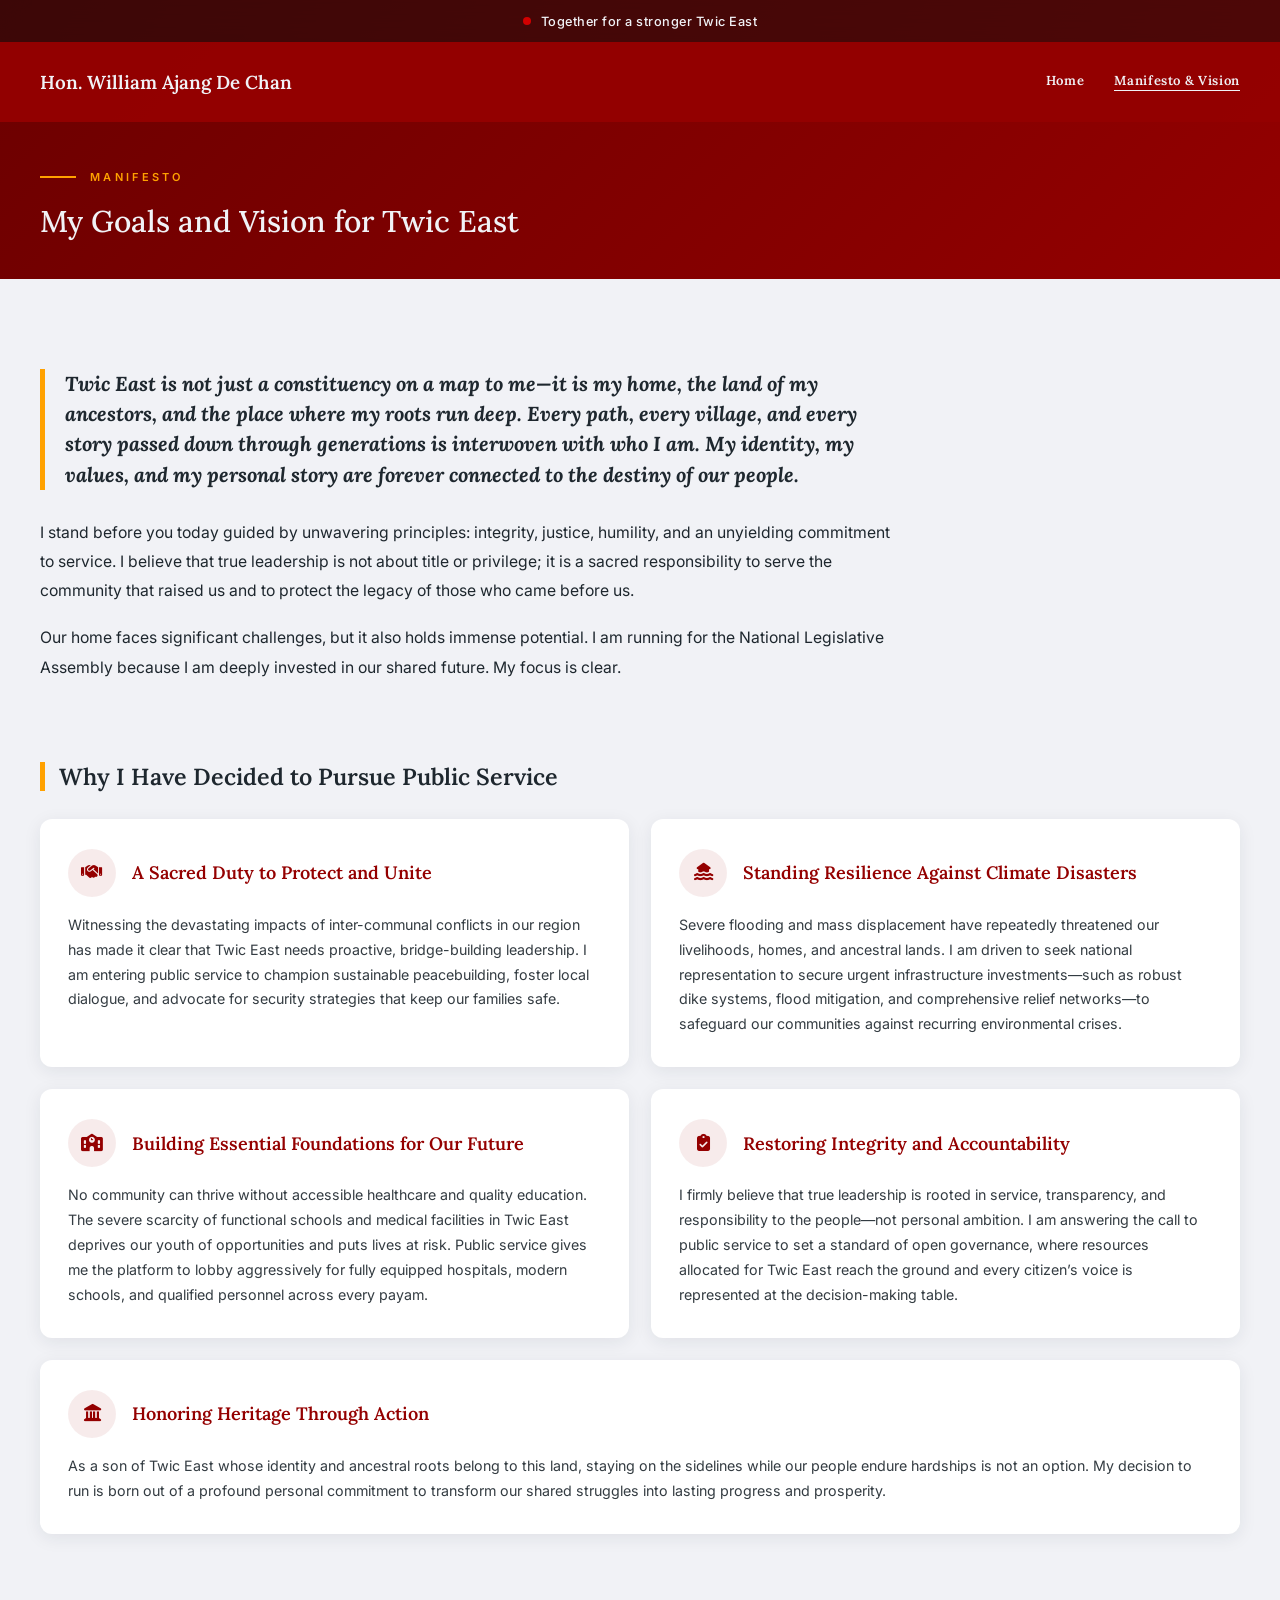
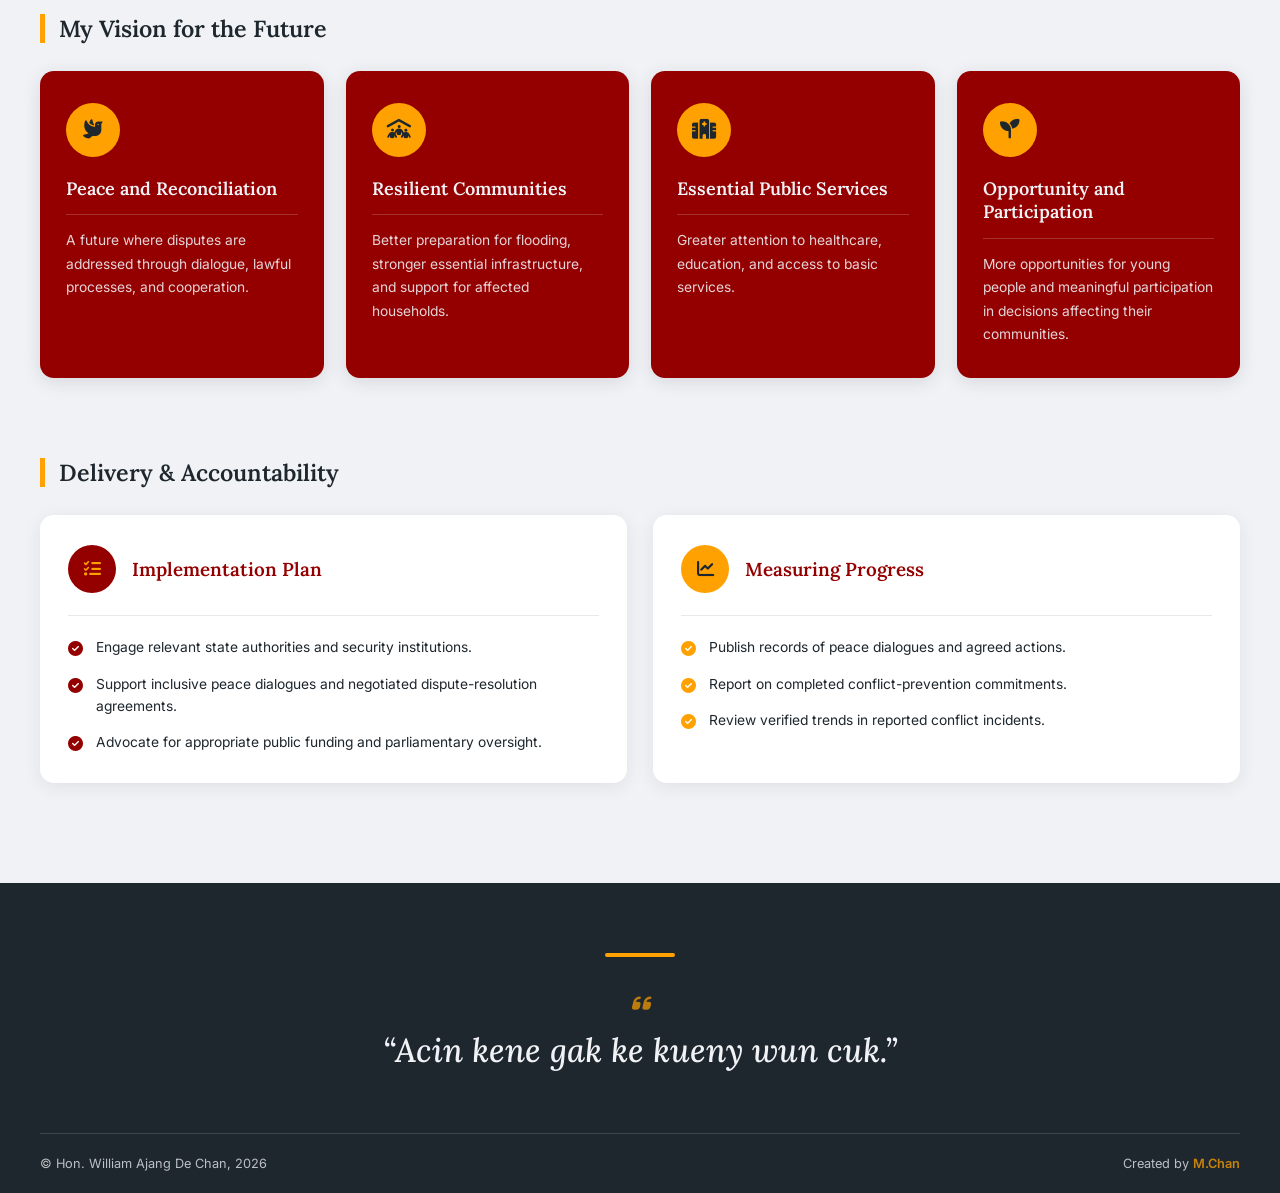
<file: manifesto.html>
<!DOCTYPE html>
<html lang = "en">
	<head>
		<title> Hon. William Ajang De Chan </title>

		<!-- Eagle -->
		<link 	rel = "icon" 
				href = 'data:image/svg+xml,<svg xmlns="http://www.w3.org/2000/svg" viewBox="0 0 100 100"><text y=".9em" font-size="90">🦅</text></svg>' />

		<meta charset = "UTF-8" />
		<meta name = "author" content = "Michael Chan" /> <!--date of creation; Thurs, October 15, 2026-->
		<meta name = "viewport" content = "width=device-width,initial-scale=1,shrink-to-fit=no" />

		<!--custom css-->
		<link rel = "stylesheet" href = "css/style.css" />

		<!--font awesome link-->
        <link rel = "stylesheet" href = "https://cdnjs.cloudflare.com/ajax/libs/font-awesome/6.7.2/css/all.min.css" />

        <!--google fonts: Inter for body, Lora for titles-->
		<link rel = "preconnect" href = "https://fonts.googleapis.com" />
		<link rel = "preconnect" href = "https://fonts.gstatic.com" crossorigin />
		<link href = "https://fonts.googleapis.com/css2?family=Inter:ital,opsz,wght@0,14..32,100..900;1,14..32,100..900&family=Lora:ital,wght@0,400..700;1,400..700&display=swap" rel = "stylesheet" />
	</head>

	<body class = "no-hero">
		<!--header stripe-->
		<div class = "header-stripe">
			<div class = "container">
				<div class = "header-stripe-text">
					<span class = "stripe-dot" aria-hidden = "true"></span>
					<span> Together for a stronger Twic East </span>
				</div>
			</div>
		</div>
		<!--header stripe end-->

		<!--header-->
		<header id = "site-header">
			<div class = "container">
				<!--hamburger-->
				<input type = "checkbox" id = "check" />
				<label for = "check" class = "checkbtn" aria-label = "Toggle menu">
					<i class = "fas fa-bars checkbtn-icon" id = "checkbtn-icon"></i>
				</label>
				<!--hamburger end-->

				<!--logo-->
				<a href = "index.html" class = "logo">
					<span class = "logo-wordmark"> Hon. William Ajang De Chan </span>
				</a>
				<!--logo end-->

				<!--nav-->
				<nav class = "main-nav" id = "main-nav">
					<a href = "index.html"> Home </a>
					<!--<a href = "about.html"> About Me </a>-->
					<a href = "manifesto.html" class = "active"> Manifesto & Vision </a>
					<!--<a href = "contact.html"> Let's Talk </a>-->
				</nav>
				<!--nav end-->

				<!--overlay (closes the mobile menu when tapped)-->
				<label for = "check" class = "nav-overlay"></label>
			</div>
		</header>
		<!--header end-->

		<!--page banner-->
		<section class = "page-banner">
			<div class = "container">
				<span class = "page-eyebrow"> Manifesto </span>
				<h1 class = "page-title"> My Goals and Vision for Twic East </h1>
			</div>
		</section>
		<!--page banner end-->

		<!--manifesto-->
		<section class = "manifesto">
			<div class = "container">
				<div class = "manifesto-intro">
					<p class = "manifesto-lead">
						Twic East is not just a constituency on a map to me—it is my home, the land of my ancestors, and the place where my roots run deep. Every path, every village, and every story passed down through generations is interwoven with who I am. My identity, my values, and my personal story are forever connected to the destiny of our people.
					</p>

					<p>
						I stand before you today guided by unwavering principles: integrity, justice, humility, and an unyielding commitment to service. I believe that true leadership is not about title or privilege; it is a sacred responsibility to serve the community that raised us and to protect the legacy of those who came before us.
					</p>

					<p>
						Our home faces significant challenges, but it also holds immense potential. I am running for the National Legislative Assembly because I am deeply invested in our shared future. My focus is clear.
					</p>
				</div>

				<div class = "section-sub-title"> Why I Have Decided to Pursue Public Service </div>

				<div class = "why-grid">
					<div class = "why-card">
						<h4 class = "why-card-head">
							<i class = "fas fa-handshake"></i>
							<span> A Sacred Duty to Protect and Unite </span>
						</h4>

						<p>
							Witnessing the devastating impacts of inter-communal conflicts in our region has made it clear that Twic East needs proactive, bridge-building leadership. I am entering public service to champion sustainable peacebuilding, foster local dialogue, and advocate for security strategies that keep our families safe.
						</p>
					</div>

					<div class = "why-card">
						<h4 class = "why-card-head">
							<i class = "fas fa-house-flood-water"></i>
							<span> Standing Resilience Against Climate Disasters </span>
						</h4>

						<p>
							Severe flooding and mass displacement have repeatedly threatened our livelihoods, homes, and ancestral lands. I am driven to seek national representation to secure urgent infrastructure investments—such as robust dike systems, flood mitigation, and comprehensive relief networks—to safeguard our communities against recurring environmental crises.
						</p>
					</div>

					<div class = "why-card">
						<h4 class = "why-card-head">
							<i class = "fas fa-school"></i>
							<span> Building Essential Foundations for Our Future </span>
						</h4>

						<p>
							No community can thrive without accessible healthcare and quality education. The severe scarcity of functional schools and medical facilities in Twic East deprives our youth of opportunities and puts lives at risk. Public service gives me the platform to lobby aggressively for fully equipped hospitals, modern schools, and qualified personnel across every payam.
						</p>
					</div>

					<div class = "why-card">
						<h4 class = "why-card-head">
							<i class = "fas fa-clipboard-check"></i>
							<span> Restoring Integrity and Accountability </span>
						</h4>

						<p>
							I firmly believe that true leadership is rooted in service, transparency, and responsibility to the people—not personal ambition. I am answering the call to public service to set a standard of open governance, where resources allocated for Twic East reach the ground and every citizen’s voice is represented at the decision-making table.
						</p>
					</div>

					<div class = "why-card why-card-wide">
						<h4 class = "why-card-head">
							<i class = "fas fa-landmark"></i>
							<span> Honoring Heritage Through Action </span>
						</h4>

						<p>
							As a son of Twic East whose identity and ancestral roots belong to this land, staying on the sidelines while our people endure hardships is not an option. My decision to run is born out of a profound personal commitment to transform our shared struggles into lasting progress and prosperity.
						</p>
					</div>
				</div>

				<div class = "section-sub-title"> My Vision for the Future </div>

				<div class = "future-grid">
					<div class = "future-box">
						<i class = "fas fa-dove"></i>
						<h4> Peace and Reconciliation </h4>
						<p> A future where disputes are addressed through dialogue, lawful processes, and cooperation. </p>
					</div>

					<div class = "future-box">
						<i class = "fas fa-people-roof"></i>
						<h4> Resilient Communities </h4>
						<p> Better preparation for flooding, stronger essential infrastructure, and support for affected households. </p>
					</div>

					<div class = "future-box">
						<i class = "fas fa-hospital"></i>
						<h4> Essential Public Services </h4>
						<p> Greater attention to healthcare, education, and access to basic services. </p>
					</div>

					<div class = "future-box">
						<i class = "fas fa-seedling"></i>
						<h4> Opportunity and Participation </h4>
						<p> More opportunities for young people and meaningful participation in decisions affecting their communities. </p>
					</div>
				</div>

				<div class = "section-sub-title"> Delivery & Accountability </div>

				<div class = "plan-container">
					<!--Implementation plan-->
					<div class = "plan-box">
						<div class = "plan-box-head">
							<i class = "fas fa-list-check"></i>
							<span> Implementation Plan </span>
						</div>

						<ul>
							<li> Engage relevant state authorities and security institutions. </li>
							<li> Support inclusive peace dialogues and negotiated dispute-resolution agreements. </li>
							<li> Advocate for appropriate public funding and parliamentary oversight. </li>
						</ul>
					</div>

					<!--Measuring progress-->
					<div class = "plan-box plan-box-alt">
						<div class = "plan-box-head">
							<i class = "fas fa-chart-line"></i>
							<span> Measuring Progress </span>
						</div>

						<ul>
							<li> Publish records of peace dialogues and agreed actions. </li>
							<li> Report on completed conflict-prevention commitments. </li>
							<li> Review verified trends in reported conflict incidents. </li>
						</ul>
					</div>
				</div>
			</div>
		</section>
		<!--manifesto end-->

		<!--footer-->
		<footer>
			<div class = "container">
			    <div class = "footer-quote">
			        <span class = "footer-accent"></span>

			        <blockquote>
			            “Acin kene gak ke kueny wun cuk.”
			        </blockquote>
			    </div>

			    <div class = "footer-bottom">
					<p class = "copyright">
						&copy; Hon. William Ajang De Chan, <span id = "footer-year">2026</span>
					</p>

					<p class = "created-by"> Created by <a href = "https://diingmike.github.io/mchan/" target = "_blank" rel = "noopener"> M.Chan </a> </p>
				</div>
			</div>
		</footer>
		<!--footer end-->

		<!--back to top-->
		<button type = "button" class = "back-to-top" id = "back-to-top" aria-label = "Back to top" title = "Back to top">
			<i class = "fas fa-arrow-up" aria-hidden = "true"></i>
		</button>
		<!--back to top end-->

		<!--js link-->
		<script src = "js/script.js"></script>
		<!--js link end-->
	</body>
</html>
</file>
<file: css/style.css>
/*

Theme: Ajang De Chan;
Author: Michael Chan;
Date of Creation: Thurs, October 15, 2026;

*/

/* css for all pages */

:root
{
	/* typography */
	--font-body: "Inter", sans-serif;
	--font-display: "Lora", serif;

	/* colors */
	--bright-red: #D10000;
	--dark-red: #940000;
	--darker-red: #6B0000;
	--dark-gold: #FFA100;
	--white: #F1F2F6;
	--black: #1E272E;
	--hero-bg: #8d95a1;
}

*, *::before, *::after 
{ 
	margin: 0; 
	padding: 0; 
	box-sizing: border-box; 
}

html 
{ 
	font-size: 15px; 
}

a 
{ 
	text-decoration: none; 
	color: inherit; 
}

button 
{ 
	background: none; 
	border: none; 
	cursor: pointer; 
}

img 
{ 
	display: block; 
	max-width: 100%; 
}

ul 
{ 
	list-style: none; 
}

body
{
	font-family: var(--font-body);
}

/* css for all pages end */

/* header stripe */

.header-stripe
{
    position: fixed;
    top: 0;
    left: 0;
    right: 0;
    z-index: 200;

    display: flex;
    align-items: center;
    justify-content: space-between;
    gap: 20px;

    padding: 0 40px;
    height: 42px;

    /* glassmorphism: frosted dark tint over the hero behind */
    background: rgba(14, 14, 14, 0.5);
    backdrop-filter: blur(14px);
    -webkit-backdrop-filter: blur(14px);
    transition: transform 0.4s ease, opacity 0.4s ease;
}

.header-stripe .container
{
	max-width: 1300px;
	height: 100%;
	margin: 0 auto;
	padding: 0 40px;
	display: flex;
	align-items: center;
	justify-content: space-between;
	gap: 20px;
}

.header-stripe.stripe-hidden
{
    transform: translateY(-100%);
    opacity: 0;
    pointer-events: none;
}

.header-stripe-text
{
    display: flex;
    align-items: center;
    gap: 10px;
    min-width: 0;
    color: var(--white);
    font-size: 0.85rem;
    font-weight: 500;
    letter-spacing: 0.04em;
}

.header-stripe-text span:last-child
{
    white-space: nowrap;
    overflow: hidden;
    text-overflow: ellipsis;
}

.stripe-dot
{
    flex-shrink: 0;
    width: 8px;
    height: 8px;
    border-radius: 50%;
    background: var(--bright-red);
    box-shadow: 0 0 0 0 rgba(255, 161, 0, 0.6);
    animation: stripe-pulse 2.4s ease-out infinite;
}

@keyframes stripe-pulse
{
    0%   { box-shadow: 0 0 0 0 rgba(255, 161, 0, 0.6); }
    70%  { box-shadow: 0 0 0 8px rgba(255, 161, 0, 0); }
    100% { box-shadow: 0 0 0 0 rgba(255, 161, 0, 0); }
}

/* header stripe end */

/* header stripe responsive */

@media (max-width: 768px)
{
    .header-stripe
    {
        padding: 0 20px;
    }

    .header-stripe-text
    {
        font-size: 0.8rem;
    }
}

@media (max-width: 480px)
{
    .header-stripe
    {
        height: 38px;
        padding: 0 14px;
        gap: 12px;
    }

    .header-stripe-text
    {
        gap: 8px;
        font-size: 0.75rem;
        letter-spacing: 0.02em;
    }

    .stripe-dot
    {
        width: 7px;
        height: 7px;
    }

    .header-stripe-socials a
    {
        width: 28px;
        height: 28px;
        font-size: 0.75rem;
    }
}

@media (prefers-reduced-motion: reduce)
{
    .stripe-dot
    {
        animation: none;
    }
}

/* header stripe responsive end */

/* header */

header
{
	position: fixed;
	top: 42px;
	left: 0;
	right: 0;
	z-index: 190;
	transition: top 0.4s ease;
}

/* background layer: fades in on scroll (kept on a pseudo-element so the
   mobile menu, which is position: fixed, is not trapped inside the header) */
header::before
{
	content: "";
	position: absolute;
	inset: 0;
	z-index: -1;
	background: rgba(148, 0, 0, 0.97);
	box-shadow: 0 4px 20px rgba(0, 0, 0, 0.3);
	opacity: 0;
	transition: opacity 0.4s ease;
}

header.scrolled::before
{
	opacity: 1;
}

header .container
{
	max-width: 1300px;
	margin: 0 auto;
	height: 80px;
	padding: 0 40px;
	display: flex;
	align-items: center;
	justify-content: space-between;
	gap: 24px;
}

/* logo */
.logo-wordmark
{
	font-family: var(--font-display);
	font-size: 1.25rem;
	font-weight: 600;
	color: var(--white);
	white-space: nowrap;
}

/* hamburger (mobile only) */
#check
{
	display: none;
}

.checkbtn
{
	display: none;
	flex-shrink: 0;
	font-size: 1.3rem;
	color: var(--white);
	cursor: pointer;
	position: relative;
	z-index: 101;
}

/* nav */
.main-nav
{
	display: flex;
	align-items: center;
	gap: 30px;
}

.main-nav a
{
	font-family: var(--font-display);
	font-size: 13px;
	font-weight: 600;
	letter-spacing: 0.05em;
	color: var(--white);
	padding-bottom: 3px;
	white-space: nowrap;
	background-repeat: no-repeat;
	background-image: linear-gradient(90deg, currentColor 0%, currentColor 100%);
	background-position: 100% calc(100% - 1px);
	background-size: 0% 1px;
	transition: background-size 0.5s cubic-bezier(0.51, 0.5, 0.07, 0.99), color 0.2s ease;
}

.main-nav a:hover,
.main-nav a.active
{
	color: var(--white);
	background-size: 100% 1px;
	background-position: 0% calc(100% - 1px);
}

/* nav overlay (dims the page behind the mobile menu) */
.nav-overlay
{
	position: fixed;
	inset: 0;
	z-index: 98;
	background: rgba(0, 0, 0, 0.55);
	opacity: 0;
	visibility: hidden;
	pointer-events: none;
	transition: opacity 0.3s ease, visibility 0.3s ease;
}

/* header responsive */

@media (max-width: 1080px)
{
	header .container
	{
		padding: 0 24px;
	}

	.main-nav
	{
		gap: 20px;
	}

	.logo-wordmark
	{
		font-size: 1.1rem;
	}
}

/* the menu collapses at 900px because the logo and four links
   no longer fit in one row below that width */
@media (max-width: 900px)
{
	header .container
	{
		height: 68px;
		justify-content: flex-start;
		gap: 16px;
	}

	.checkbtn
	{
		display: block;
	}

	.main-nav
	{
		position: fixed;
		top: 0;
		left: -100%;
		width: 78%;
		max-width: 320px;
		height: 100vh;
		height: 100dvh;
		background: var(--dark-red);
		flex-direction: column;
		align-items: stretch;
		gap: 0;
		padding: 90px 24px 28px;
		box-shadow: 4px 0 30px rgba(0, 0, 0, 0.4);
		overflow-y: auto;
		transition: left 0.3s ease;
		z-index: 99;
	}

	#check:checked ~ .main-nav
	{
		left: 0;
	}

	#check:checked ~ .nav-overlay
	{
		opacity: 1;
		visibility: visible;
		pointer-events: auto;
	}

	/* drop the stripe below the menu while it is open */
	body:has(#check:checked) .header-stripe
	{
		z-index: 150;
	}

	.main-nav a
	{
		font-size: 15px;
		padding: 16px 0;
		border-bottom: 1px solid rgba(241, 242, 246, 0.12);
		background-image: none;
	}

	.main-nav a:hover,
	.main-nav a.active
	{
		color: var(--dark-gold);
	}
}

@media (max-width: 768px)
{
	header .container
	{
		padding: 0 20px;
	}

	.main-nav
	{
		padding-left: 20px;
		padding-right: 20px;
	}
}

@media (max-width: 480px)
{
	header
	{
		top: 38px;
	}

	header .container
	{
		height: 64px;
		padding: 0 16px;
		gap: 12px;
	}

	.logo-wordmark
	{
		font-size: 0.95rem;
	}

	.main-nav
	{
		width: 85%;
		padding: 80px 16px 24px;
	}
}

/* header responsive end */

/* header end */

/* hero */

.hero
{
	position: relative;
	width: 100%;
	height: 100vh;
	height: 100svh;
	min-height: 640px;
	overflow: hidden;
	background: linear-gradient(90deg, #7c848f 0%, var(--hero-bg) 100%);
}

.hero-img
{
	position: absolute;
	top: 0;
	bottom: 0;
	right: 0;
	left: 50%;
	z-index: 0;
	background-size: cover;
	background-repeat: no-repeat;
	background-position: center top;

	/* softens the photo's left edge into the backdrop colour */
	-webkit-mask-image: linear-gradient(90deg, transparent 0%, #000 22%);
	mask-image: linear-gradient(90deg, transparent 0%, #000 22%);
}

/* one continuous tint across both halves, so there is no visible seam
   and the white text stays readable */

.hero-overlay
{
	position: absolute;
	inset: 0;
	z-index: 1;
	background: linear-gradient(
		90deg,
		rgba(15, 20, 30, 0.82) 0%,
		rgba(15, 20, 30, 0.64) 50%,
		rgba(15, 20, 30, 0.42) 100%
	);
}

.hero .container
{
	position: relative;
	z-index: 2;
	max-width: 1300px;
	height: 100%;
	margin: 0 auto;
	padding: 0 40px;
}

.hero-content
{
	display: flex;
	flex-direction: column;
	align-items: flex-start;
	justify-content: center;
	height: 100%;
	max-width: 720px;
	/* clears the fixed stripe (42px) and header (80px) */
	padding-top: 122px;
	padding-bottom: 80px;
}

.hero-eyebrow
{
	display: flex;
	align-items: center;
	gap: 14px;
	font-size: 11px;
	font-weight: 600;
	letter-spacing: 0.3em;
	text-transform: uppercase;
	color: var(--bright-red);
	margin-bottom: 22px;
}

.hero-eyebrow::before
{
	content: "";
	flex-shrink: 0;
	width: 36px;
	height: 2px;
	background: var(--bright-red);
}

.hero-heading
{
	font-family: var(--font-display);
	font-size: clamp(42px, 6vw, 82px);
	font-weight: 500;
	line-height: 1.1;
	letter-spacing: -0.01em;
	color: var(--white);
	margin-bottom: 22px;
}

.hero-heading em
{
	display: block;
	font-style: italic;
	color: var(--bright-red);
}

.hero-sub
{
	font-family: var(--font-display);
	font-size: clamp(16px, 1.8vw, 22px);
	font-weight: 400;
	font-style: italic;
	line-height: 1.5;
	letter-spacing: 0.02em;
	color: var(--white);
	opacity: 0.9;
	max-width: 520px;
	margin-bottom: 40px;
}

.hero-actions
{
	display: flex;
	flex-wrap: wrap;
	gap: 14px;
}

.btn
{
	display: inline-block;
	font-size: 11px;
	font-weight: 700;
	letter-spacing: 0.2em;
	text-transform: uppercase;
	padding: 16px 38px;
	border: 2px solid transparent;
	transition: background 0.3s ease, color 0.3s ease, border-color 0.3s ease, transform 0.3s ease;
}

.btn:hover
{
	transform: translateY(-2px);
}

.btn-primary
{
	background: var(--dark-red);
	color: var(--white);
}

.btn-primary:hover
{
	background: none;
	border-color: var(--white);
	color: var(--white);
}

.btn-outline
{
	border-color: var(--white);
	color: var(--white);
}

.btn-outline:hover
{
	background: var(--dark-red);
	border-color: var(--dark-red);
}

/* hero end */

/* hero responsive */

@media (max-width: 900px)
{
	.hero-img
	{
		left: 0;
		-webkit-mask-image: none;
		mask-image: none;
	}

	.hero-content
	{
		justify-content: flex-end;
	}

	.hero-overlay
	{
		background: linear-gradient(
			180deg,
			rgba(10, 10, 10, 0.45) 0%,
			rgba(10, 10, 10, 0.5) 40%,
			rgba(10, 10, 10, 0.93) 78%,
			rgba(10, 10, 10, 0.97) 100%
		);
	}
}

@media (max-width: 768px)
{
	.hero .container
	{
		padding: 0 20px;
	}

	.hero-content
	{
		padding-top: 110px;
		padding-bottom: 60px;
	}

	.hero-eyebrow
	{
		font-size: 10px;
		letter-spacing: 0.24em;
	}

	.hero-sub
	{
		margin-bottom: 32px;
	}

	.btn
	{
		padding: 15px 32px;
	}
}

@media (max-width: 480px)
{
	.hero
	{
		min-height: 560px;
	}

	.hero-img
	{
		background-position: center;
	}

	.hero .container
	{
		padding: 0 16px;
	}

	.hero-content
	{
		/* stripe 38px + header 64px */
		padding-top: 102px;
		padding-bottom: 48px;
	}

	.hero-eyebrow
	{
		gap: 10px;
		margin-bottom: 18px;
	}

	.hero-eyebrow::before
	{
		width: 24px;
	}

	.hero-heading
	{
		margin-bottom: 16px;
	}

	.hero-actions
	{
		width: 100%;
		flex-direction: column;
	}

	.btn
	{
		width: 100%;
		text-align: center;
	}
}

/* hero responsive end */

/* vision */

.vision
{
	background: var(--white);
	padding: 100px 0;
}

.vision .container
{
	max-width: 1300px;
	margin: 0 auto;
	padding: 0 40px;
}

.section-title
{
	position: relative;
	font-family: var(--font-display);
	font-size: clamp(1.9rem, 4.5vw, 2.9rem);
	font-weight: 600;
	color: var(--dark-red);
	text-align: center;
	padding-bottom: 20px;
	margin-bottom: 56px;
}

.section-title::after
{
	content: "";
	position: absolute;
	left: 50%;
	bottom: 0;
	transform: translateX(-50%);
	width: 70px;
	height: 4px;
	border-radius: 2px;
	background: var(--dark-gold);
}

.section-sub-title
{
	font-family: var(--font-display);
	font-size: 1.55rem;
	font-weight: 600;
	color: var(--black);
	border-left: 5px solid var(--dark-gold);
	padding-left: 14px;
	margin-bottom: 28px;
}

/* intro (map + text) */

.vision-intro
{
	display: grid;
	grid-template-columns: 420px 1fr;
	gap: 56px;
	align-items: center;
	margin-bottom: 80px;
}

.vision-intro img
{
	width: 100%;
	aspect-ratio: 1 / 1;
	object-fit: contain;
	background: #fff;
	border-radius: 14px;
	padding: 14px;
	box-shadow: 14px 14px 0 var(--dark-gold);
}

.vision-intro p
{
	font-size: 1.1rem;
	line-height: 1.85;
	color: var(--black);
}

/* issues */

.issues-container
{
	display: grid;
	grid-template-columns: repeat(4, 1fr);
	gap: 22px;
	margin-bottom: 80px;
}

.issue-box
{
	background: #fff;
	border-radius: 12px;
	box-shadow: 0 4px 18px rgba(30, 39, 46, 0.08);
	padding: 28px 24px;
	transition: transform 0.25s ease, box-shadow 0.25s ease;
}

.issue-box:hover
{
	transform: translateY(-5px);
	box-shadow: 0 12px 28px rgba(148, 0, 0, 0.18);
}

.issue-box-head
{
	font-family: var(--font-display);
	font-size: 1.15rem;
	font-weight: 600;
	line-height: 1.3;
	color: var(--dark-red);
	margin-bottom: 14px;
}

.issue-box-head i
{
	display: flex;
	align-items: center;
	justify-content: center;
	width: 54px;
	height: 54px;
	border-radius: 50%;
	background: rgba(148, 0, 0, 0.08);
	color: var(--dark-red);
	font-size: 1.3rem;
	margin-bottom: 18px;
	transition: background 0.25s ease, color 0.25s ease;
}

.issue-box:hover .issue-box-head i
{
	background: var(--dark-red);
	color: var(--dark-gold);
}

.issue-box-body
{
	font-size: 0.92rem;
	line-height: 1.7;
	color: var(--black);
	opacity: 0.85;
}

/* solutions */

.solutions-container
{
	display: grid;
	grid-template-columns: repeat(2, 1fr);
	gap: 26px;
	margin-bottom: 60px;
}

.solution-box
{
	background: #fff;
	border-radius: 14px;
	overflow: hidden;
	box-shadow: 0 4px 18px rgba(30, 39, 46, 0.08);
	transition: transform 0.25s ease, box-shadow 0.25s ease;
}

.solution-box:hover
{
	transform: translateY(-4px);
	box-shadow: 0 12px 28px rgba(148, 0, 0, 0.18);
}

.solution-box-head
{
	display: flex;
	align-items: center;
	gap: 16px;
	background: var(--dark-red);
	color: var(--white);
	font-family: var(--font-display);
	font-size: 1.2rem;
	font-weight: 600;
	line-height: 1.3;
	padding: 20px 26px;
}

.solution-box-head i
{
	flex-shrink: 0;
	display: flex;
	align-items: center;
	justify-content: center;
	width: 46px;
	height: 46px;
	border-radius: 50%;
	background: var(--dark-gold);
	color: var(--black);
	font-size: 1.15rem;
}

.solution-box-body
{
	padding: 26px;
}

.solution-box-body p
{
	font-size: 0.95rem;
	line-height: 1.7;
	color: var(--black);
	margin-bottom: 18px;
}

.solution-box-body ul
{
	display: flex;
	flex-direction: column;
	gap: 12px;
	border-top: 1px solid rgba(30, 39, 46, 0.1);
	padding-top: 18px;
}

.solution-box-body li
{
	position: relative;
	font-size: 0.9rem;
	line-height: 1.6;
	color: var(--black);
	opacity: 0.9;
	padding-left: 28px;
}

.solution-box-body li::before
{
	content: "\f058";
	font-family: "Font Awesome 6 Free";
	font-weight: 900;
	position: absolute;
	left: 0;
	top: 1px;
	font-size: 1rem;
	color: var(--dark-gold);
}

/* closing call to the manifesto */

.vision-cta
{
	display: flex;
	flex-wrap: wrap;
	align-items: center;
	justify-content: space-between;
	gap: 14px 24px;
	background: var(--dark-red);
	border-radius: 14px;
	color: var(--white);
	font-family: var(--font-body);
	font-size: 1.15rem;
	line-height: 1.5;
	padding: 28px 34px;
}

.vision-cta a
{
	display: inline-flex;
	align-items: center;
	gap: 10px;
	flex-shrink: 0;
	font-family: var(--font-body);
	font-size: 0.8rem;
	font-weight: 700;
	letter-spacing: 0.18em;
	text-transform: uppercase;
	color: var(--black);
	background: var(--dark-gold);
	padding: 14px 28px;
	transition: background 0.3s ease, transform 0.3s ease;
}

.vision-cta a i
{
	transition: transform 0.3s ease;
}

.vision-cta a:hover
{
	background: var(--white);
	transform: translateY(-2px);
}

.vision-cta a:hover i
{
	transform: translateX(4px);
}

/* vision end */

/* vision responsive */

@media (max-width: 1080px)
{
	.vision .container
	{
		padding: 0 24px;
	}

	.vision-intro
	{
		grid-template-columns: 340px 1fr;
		gap: 44px;
	}

	.issues-container
	{
		grid-template-columns: repeat(2, 1fr);
	}
}

@media (max-width: 768px)
{
	.vision
	{
		padding: 76px 0;
	}

	.vision .container
	{
		padding: 0 20px;
	}

	.section-title
	{
		margin-bottom: 44px;
	}

	.section-sub-title
	{
		font-size: 1.35rem;
	}

	.vision-intro
	{
		grid-template-columns: 1fr;
		gap: 36px;
		margin-bottom: 60px;
	}

	.vision-intro img
	{
		max-width: 320px;
		margin: 0 auto;
		box-shadow: 12px 12px 0 var(--dark-gold);
	}

	.vision-intro p
	{
		font-size: 1.05rem;
	}

	.issues-container
	{
		gap: 18px;
		margin-bottom: 60px;
	}

	.solutions-container
	{
		grid-template-columns: 1fr;
		gap: 20px;
		margin-bottom: 44px;
	}

	.solution-box-head
	{
		font-size: 1.1rem;
		padding: 18px 22px;
	}

	.solution-box-body
	{
		padding: 22px;
	}

	.vision-cta
	{
		font-size: 1.05rem;
		padding: 24px 26px;
	}
}

@media (max-width: 480px)
{
	.vision
	{
		padding: 56px 0;
	}

	.vision .container
	{
		padding: 0 16px;
	}

	.section-title
	{
		margin-bottom: 36px;
	}

	.section-sub-title
	{
		font-size: 1.2rem;
		padding-left: 12px;
		margin-bottom: 22px;
	}

	.vision-intro
	{
		gap: 30px;
		margin-bottom: 48px;
	}

	.vision-intro img
	{
		max-width: 260px;
		box-shadow: 10px 10px 0 var(--dark-gold);
	}

	.vision-intro p
	{
		font-size: 0.95rem;
		line-height: 1.75;
	}

	.issues-container
	{
		grid-template-columns: 1fr;
		margin-bottom: 48px;
	}

	.issue-box
	{
		padding: 22px 20px;
	}

	.issue-box-head i
	{
		width: 46px;
		height: 46px;
		font-size: 1.1rem;
	}

	.solution-box-head
	{
		gap: 12px;
		font-size: 1rem;
		padding: 16px 18px;
	}

	.solution-box-head i
	{
		width: 40px;
		height: 40px;
		font-size: 1rem;
	}

	.solution-box-body
	{
		padding: 18px;
	}

	.solution-box-body p,
	.solution-box-body li
	{
		font-size: 0.88rem;
	}

	.vision-cta
	{
		flex-direction: column;
		align-items: stretch;
		text-align: center;
		font-size: 1rem;
		padding: 22px 18px;
	}

	.vision-cta a
	{
		justify-content: center;
	}
}

/* vision responsive end */

/* footer */

footer
{
	background: var(--black);
	color: var(--white);
	padding: 70px 0 0;
}

footer .container
{
	max-width: 1300px;
	margin: 0 auto;
	padding: 0 40px;
}

.footer-quote
{
	max-width: 760px;
	margin: 0 auto;
	text-align: center;
	padding-bottom: 60px;
}

.footer-accent
{
	display: block;
	width: 70px;
	height: 4px;
	border-radius: 2px;
	background: var(--dark-gold);
	margin: 0 auto 32px;
}

.footer-quote blockquote
{
	position: relative;
	font-family: var(--font-display);
	font-size: clamp(1.4rem, 3.6vw, 2.2rem);
	font-style: italic;
	font-weight: 500;
	line-height: 1.4;
	color: var(--white);
	padding-top: 38px;
}

.footer-quote blockquote::before
{
	content: "\f10d";
	font-family: "Font Awesome 6 Free";
	font-weight: 900;
	position: absolute;
	top: 0;
	left: 50%;
	transform: translateX(-50%);
	font-size: 1.4rem;
	color: var(--dark-gold);
	opacity: 0.7;
}

.footer-bottom
{
	display: flex;
	align-items: center;
	justify-content: space-between;
	gap: 20px;
	border-top: 1px solid rgba(241, 242, 246, 0.15);
	padding: 22px 0;
}

.copyright
{
	font-size: 0.85rem;
	opacity: 0.75;
}

.created-by
{
	font-size: 0.85rem;
	opacity: 0.75;
	margin-left: auto;
	text-align: right;
}

.created-by a
{
	font-weight: 600;
	color: var(--dark-gold);
	transition: color 0.2s ease;
}

.created-by a:hover
{
	color: var(--white);
}

.back-to-top
{
	position: fixed;
	right: 24px;
	bottom: 24px;
	z-index: 150;
	display: flex;
	align-items: center;
	justify-content: center;
	width: 46px;
	height: 46px;
	border-radius: 50%;
	background: var(--dark-gold);
	color: var(--black);
	font-size: 1rem;
	box-shadow: 0 6px 18px rgba(0, 0, 0, 0.35);
	opacity: 0;
	visibility: hidden;
	transform: translateY(20px);
	transition: opacity 0.3s ease, visibility 0.3s ease, transform 0.3s ease, background 0.2s ease;
}

.back-to-top.visible
{
	opacity: 1;
	visibility: visible;
	transform: translateY(0);
}

.back-to-top.visible:hover
{
	background: var(--white);
	transform: translateY(-3px);
}

.back-to-top:focus-visible
{
	outline: 2px solid var(--white);
	outline-offset: 3px;
}

/* footer end */

/* footer responsive */

@media (max-width: 768px)
{
	footer
	{
		padding: 56px 0 0;
	}

	footer .container
	{
		padding: 0 20px;
	}

	.footer-quote
	{
		padding-bottom: 46px;
	}

	.footer-accent
	{
		margin-bottom: 26px;
	}

	.back-to-top
	{
		bottom: 64px;
		width: 36px;
		height: 36px;
	}
}

@media (max-width: 480px)
{
	footer
	{
		padding: 44px 0 0;
	}

	footer .container
	{
		padding: 0 16px;
	}

	.footer-bottom
	{
		flex-direction: column;
		gap: 6px;
		padding: 18px 0;
	}

	.copyright,
	.created-by
	{
		font-size: 0.8rem;
		margin-left: 0;
		text-align: center;
	}

	.back-to-top
	{
		right: 16px;
		bottom: 16px;
		width: 32px;
		height: 32px;
	}
}

/* footer responsive end */

/* page banner (inner pages) */

.page-banner
{
	background: linear-gradient(135deg, var(--darker-red), var(--dark-red));
	/* clears the fixed stripe (42px) and header (80px) */
	padding: 170px 0 40px;
}

.page-banner.pseudo
{
	padding: 60px 0 40px;
}

.page-banner .container
{
	max-width: 1300px;
	margin: 0 auto;
	padding: 0 40px;
}

.page-eyebrow
{
	display: flex;
	align-items: center;
	gap: 14px;
	font-size: 11px;
	font-weight: 600;
	letter-spacing: 0.3em;
	text-transform: uppercase;
	color: var(--dark-gold);
	margin-bottom: 20px;
}

.page-eyebrow::before
{
	content: "";
	flex-shrink: 0;
	width: 36px;
	height: 2px;
	background: var(--dark-gold);
}

.page-title
{
	font-family: var(--font-display);
	font-size: clamp(1.2rem, 3.2vw, 2rem);
	font-weight: 500;
	line-height: 1.15;
	color: var(--white);
	max-width: 900px;
}

/* page banner end */

/* about */

.no-hero header
{
    background: rgba(148, 0, 0, 0.97);
}

.about
{
	background: var(--white);
	padding: 90px 0 100px;
}

.about .container
{
	max-width: 1300px;
	margin: 0 auto;
	padding: 0 40px;
}

.about .section-sub-title
{
	margin-top: 80px;
}

.about .container > .section-sub-title:first-child
{
	margin-top: 0;
}

/* intro (portrait + story) */

.about-intro
{
	display: grid;
	grid-template-columns: 360px 1fr;
	gap: 64px;
	align-items: start;
}

.about-intro img
{
	position: sticky;
	top: 130px;
	width: 100%;
	aspect-ratio: 4 / 5;
	object-fit: cover;
	border-radius: 14px;
	box-shadow: 14px 14px 0 var(--dark-gold);
}

.about-intro-text
{
	max-width: 760px;
}

.about-lead
{
	font-family: var(--font-display);
	font-size: 1.35rem;
	font-weight: bold;
	font-style: italic;
	line-height: 1.5;
	color: var(--black);
	border-left: 5px solid var(--dark-gold);
	padding-left: 20px;
	margin-bottom: 36px;
}

.about-intro-heading
{
	font-family: var(--font-display);
	font-size: 1.35rem;
	font-weight: 600;
	color: var(--dark-red);
	margin: 34px 0 12px;
}

.about-intro-text p:not(.about-lead)
{
	font-size: 1.05rem;
	line-height: 1.85;
	color: var(--black);
	margin-bottom: 16px;
}

/* journey cards */

.journey-grid
{
	display: grid;
	grid-template-columns: repeat(2, 1fr);
	gap: 22px;
}

.profile-card
{
	background: #fff;
	border-radius: 12px;
	box-shadow: 0 4px 18px rgba(30, 39, 46, 0.08);
	padding: 28px 26px;
	transition: transform 0.25s ease, box-shadow 0.25s ease;
}

.profile-card:hover
{
	transform: translateY(-5px);
	box-shadow: 0 12px 28px rgba(148, 0, 0, 0.18);
}

.profile-card-wide
{
	grid-column: 1 / -1;
}

.profile-card-head
{
	display: flex;
	align-items: center;
	gap: 16px;
	font-family: var(--font-display);
	font-size: 1.2rem;
	font-weight: 600;
	line-height: 1.3;
	color: var(--dark-red);
	margin-bottom: 16px;
}

.profile-card-head i
{
	flex-shrink: 0;
	display: flex;
	align-items: center;
	justify-content: center;
	width: 48px;
	height: 48px;
	border-radius: 50%;
	background: rgba(148, 0, 0, 0.08);
	color: var(--dark-red);
	font-size: 1.15rem;
	transition: background 0.25s ease, color 0.25s ease;
}

.profile-card:hover .profile-card-head i
{
	background: var(--dark-red);
	color: var(--dark-gold);
}

.profile-card p
{
	font-size: 0.95rem;
	line-height: 1.75;
	color: var(--black);
	opacity: 0.9;
}

/* values */

.values-intro
{
	max-width: 900px;
	font-size: 1.05rem;
	line-height: 1.85;
	color: var(--black);
	margin-bottom: 36px;
}

.values-grid
{
	display: grid;
	grid-template-columns: repeat(2, 1fr);
	gap: 22px;
}

.value-box
{
	background: var(--dark-red);
	border-radius: 14px;
	box-shadow: 0 4px 18px rgba(30, 39, 46, 0.12);
	padding: 30px 28px;
	transition: transform 0.25s ease, box-shadow 0.25s ease;
}

.value-box:hover
{
	transform: translateY(-4px);
	box-shadow: 0 12px 28px rgba(148, 0, 0, 0.3);
}

.value-box-head
{
	display: flex;
	align-items: center;
	gap: 16px;
	font-family: var(--font-display);
	font-size: 1.2rem;
	font-weight: 600;
	line-height: 1.3;
	color: var(--white);
	margin-bottom: 18px;
	padding-bottom: 18px;
	border-bottom: 1px solid rgba(241, 242, 246, 0.2);
}

.value-box-head i
{
	flex-shrink: 0;
	display: flex;
	align-items: center;
	justify-content: center;
	width: 48px;
	height: 48px;
	border-radius: 50%;
	background: var(--dark-gold);
	color: var(--black);
	font-size: 1.15rem;
}

.value-box p
{
	font-size: 0.95rem;
	line-height: 1.75;
	color: var(--white);
	opacity: 0.88;
}

/* about end */

/* about responsive */

@media (max-width: 1080px)
{
	.page-banner .container,
	.about .container
	{
		padding: 0 24px;
	}

	.about-intro
	{
		grid-template-columns: 300px 1fr;
		gap: 48px;
	}
}

@media (max-width: 768px)
{
	.page-banner
	{
		padding: 140px 0 36px;
	}

	.page-banner.pseudo
	{
		padding: 40px 0 36px;
	}

	.page-banner .container,
	.about .container
	{
		padding: 0 20px;
	}

	.about
	{
		padding: 70px 0 80px;
	}

	.about .section-sub-title
	{
		margin-top: 60px;
	}

	.about-intro
	{
		grid-template-columns: 1fr;
		gap: 40px;
	}

	.about-intro img
	{
		position: static;
		max-width: 320px;
		margin: 0 auto;
		box-shadow: 12px 12px 0 var(--dark-gold);
	}

	.about-lead
	{
		font-size: 1.25rem;
	}

	.journey-grid,
	.values-grid
	{
		grid-template-columns: 1fr;
		gap: 18px;
	}

	.values-intro
	{
		font-size: 1rem;
		margin-bottom: 28px;
	}

	.value-box
	{
		padding: 26px 22px;
	}
}

@media (max-width: 480px)
{
	.page-banner
	{
		padding: 120px 0 34px;
	}

	.page-banner.pseudo
	{
		padding: 30px 0 36px;
	}

	.page-banner .container,
	.about .container
	{
		padding: 0 16px;
	}

	.page-eyebrow
	{
		gap: 10px;
		font-size: 10px;
		letter-spacing: 0.24em;
		margin-bottom: 16px;
	}

	.page-eyebrow::before
	{
		width: 24px;
	}

	.about
	{
		padding: 56px 0 65px;
	}

	.about .section-sub-title
	{
		margin-top: 48px;
	}

	.about-intro
	{
		gap: 32px;
	}

	.about-intro img
	{
		max-width: 260px;
		box-shadow: 10px 10px 0 var(--dark-gold);
	}

	.about-lead
	{
		font-size: 1.1rem;
		padding-left: 14px;
		margin-bottom: 28px;
	}

	.about-intro-heading
	{
		font-size: 1.2rem;
		margin-top: 26px;
	}

	.about-intro-text p:not(.about-lead),
	.values-intro
	{
		font-size: 0.95rem;
		line-height: 1.75;
	}

	.profile-card
	{
		padding: 22px 20px;
	}

	.profile-card-head,
	.value-box-head
	{
		gap: 12px;
		font-size: 1.05rem;
	}

	.profile-card-head i,
	.value-box-head i
	{
		width: 42px;
		height: 42px;
		font-size: 1rem;
	}

	.profile-card p,
	.value-box p
	{
		font-size: 0.9rem;
	}

	.value-box
	{
		padding: 22px 18px;
	}

	.value-box-head
	{
		margin-bottom: 14px;
		padding-bottom: 14px;
	}
}

/* about responsive end */

/* manifesto */

.manifesto
{
	background: var(--white);
	padding: 90px 0 100px;
}

.manifesto .container
{
	max-width: 1300px;
	margin: 0 auto;
	padding: 0 40px;
}

.manifesto .section-sub-title
{
	margin-top: 80px;
}

/* intro */

.manifesto-intro
{
	max-width: 860px;
}

.manifesto-intro p
{
	font-size: 1.05rem;
	line-height: 1.85;
	color: var(--black);
	margin-bottom: 18px;
}

.manifesto-intro .manifesto-lead
{
	font-family: var(--font-display);
	font-size: 1.35rem;
	font-weight: bold;
	font-style: italic;
	line-height: 1.5;
	color: var(--black);
	border-left: 5px solid var(--dark-gold);
	padding-left: 20px;
	margin-bottom: 28px;
}

/* why */

.why-grid
{
	display: grid;
	grid-template-columns: repeat(2, 1fr);
	gap: 22px;
}

.why-card
{
	background: #fff;
	border-radius: 12px;
	box-shadow: 0 4px 18px rgba(30, 39, 46, 0.08);
	padding: 30px 28px;
	transition: transform 0.25s ease, box-shadow 0.25s ease;
}

.why-card:hover
{
	transform: translateY(-5px);
	box-shadow: 0 12px 28px rgba(148, 0, 0, 0.18);
}

.why-card-wide
{
	grid-column: 1 / -1;
}

.why-card-head
{
	display: flex;
	align-items: center;
	gap: 16px;
	font-family: var(--font-display);
	font-size: 1.2rem;
	font-weight: 600;
	line-height: 1.3;
	color: var(--dark-red);
	margin-bottom: 16px;
}

.why-card-head i
{
	flex-shrink: 0;
	display: flex;
	align-items: center;
	justify-content: center;
	width: 48px;
	height: 48px;
	border-radius: 50%;
	background: rgba(148, 0, 0, 0.08);
	color: var(--dark-red);
	font-size: 1.15rem;
	transition: background 0.25s ease, color 0.25s ease;
}

.why-card:hover .why-card-head i
{
	background: var(--dark-red);
	color: var(--dark-gold);
}

.why-card p
{
	font-size: 0.95rem;
	line-height: 1.75;
	color: var(--black);
	opacity: 0.9;
}

/* future */

.future-grid
{
	display: grid;
	grid-template-columns: repeat(4, 1fr);
	gap: 22px;
}

.future-box
{
	background: var(--dark-red);
	border-radius: 14px;
	box-shadow: 0 4px 18px rgba(30, 39, 46, 0.12);
	padding: 32px 26px;
	transition: transform 0.25s ease, box-shadow 0.25s ease;
}

.future-box:hover
{
	transform: translateY(-4px);
	box-shadow: 0 12px 28px rgba(148, 0, 0, 0.3);
}

.future-box i
{
	display: flex;
	align-items: center;
	justify-content: center;
	width: 54px;
	height: 54px;
	border-radius: 50%;
	background: var(--dark-gold);
	color: var(--black);
	font-size: 1.3rem;
	margin-bottom: 20px;
}

.future-box h4
{
	font-family: var(--font-display);
	font-size: 1.2rem;
	font-weight: 600;
	line-height: 1.3;
	color: var(--white);
	padding-bottom: 14px;
	margin-bottom: 14px;
	border-bottom: 1px solid rgba(241, 242, 246, 0.2);
}

.future-box p
{
	font-size: 0.92rem;
	line-height: 1.7;
	color: var(--white);
	opacity: 0.88;
}

/* delivery */

.plan-container
{
	display: grid;
	grid-template-columns: repeat(2, 1fr);
	gap: 26px;
}

.plan-box
{
	background: #fff;
	border-radius: 14px;
	box-shadow: 0 4px 18px rgba(30, 39, 46, 0.08);
	padding: 30px 28px;
	transition: transform 0.25s ease, box-shadow 0.25s ease;
}

.plan-box:hover
{
	transform: translateY(-4px);
	box-shadow: 0 12px 28px rgba(148, 0, 0, 0.18);
}

.plan-box-alt
{
	border-top-color: var(--dark-gold);
}

.plan-box-head
{
	display: flex;
	align-items: center;
	gap: 16px;
	font-family: var(--font-display);
	font-size: 1.25rem;
	font-weight: 600;
	color: var(--dark-red);
	margin-bottom: 22px;
}

.plan-box-head i
{
	flex-shrink: 0;
	display: flex;
	align-items: center;
	justify-content: center;
	width: 48px;
	height: 48px;
	border-radius: 50%;
	background: var(--dark-red);
	color: var(--dark-gold);
	font-size: 1.15rem;
}

.plan-box-alt .plan-box-head i
{
	background: var(--dark-gold);
	color: var(--black);
}

.plan-box ul
{
	display: flex;
	flex-direction: column;
	gap: 14px;
	border-top: 1px solid rgba(30, 39, 46, 0.1);
	padding-top: 20px;
}

.plan-box li
{
	position: relative;
	font-size: 0.92rem;
	line-height: 1.6;
	color: var(--black);
	padding-left: 28px;
}

.plan-box li::before
{
	content: "\f058";
	font-family: "Font Awesome 6 Free";
	font-weight: 900;
	position: absolute;
	left: 0;
	top: 1px;
	font-size: 1rem;
	color: var(--dark-red);
}

.plan-box-alt li::before
{
	color: var(--dark-gold);
}

/* manifesto end */

/* manifesto responsive */

@media (max-width: 1080px)
{
	.manifesto .container
	{
		padding: 0 24px;
	}

	.future-grid
	{
		grid-template-columns: repeat(2, 1fr);
	}
}

@media (max-width: 768px)
{
	.manifesto
	{
		padding: 70px 0 80px;
	}

	.manifesto .container
	{
		padding: 0 20px;
	}

	.manifesto .section-sub-title
	{
		margin-top: 60px;
	}

	.manifesto-intro .manifesto-lead
	{
		font-size: 1.2rem;
	}

	.why-grid,
	.plan-container
	{
		grid-template-columns: 1fr;
		gap: 18px;
	}

	.future-grid
	{
		gap: 18px;
	}

	.why-card
	{
		padding: 26px 22px;
	}

	.plan-box
	{
		padding: 26px 22px;
	}

	.plan-box-head
	{
		font-size: 1.15rem;
	}
}

@media (max-width: 480px)
{
	.manifesto
	{
		padding: 56px 0 65px;
	}

	.manifesto .container
	{
		padding: 0 16px;
	}

	.manifesto .section-sub-title
	{
		margin-top: 48px;
	}

	.manifesto-intro p
	{
		font-size: 0.95rem;
		line-height: 1.75;
	}

	.manifesto-intro .manifesto-lead
	{
		font-size: 1.1rem;
		padding-left: 14px;
	}

	.why-card
	{
		padding: 22px 18px;
	}

	.why-card-head
	{
		gap: 12px;
		font-size: 1.05rem;
	}

	.why-card-head i
	{
		width: 42px;
		height: 42px;
		font-size: 1rem;
	}

	.why-card p
	{
		font-size: 0.9rem;
	}

	.future-grid
	{
		grid-template-columns: 1fr;
	}

	.future-box
	{
		padding: 26px 20px;
	}

	.future-box i
	{
		width: 46px;
		height: 46px;
		font-size: 1.1rem;
	}

	.plan-box
	{
		padding: 22px 18px;
	}

	.plan-box-head
	{
		gap: 12px;
		font-size: 1.05rem;
		margin-bottom: 18px;
	}

	.plan-box-head i
	{
		width: 42px;
		height: 42px;
		font-size: 1rem;
	}

	.plan-box li
	{
		font-size: 0.88rem;
	}
}

/* manifesto responsive end */

/* contact */

.contact
{
	background: var(--white);
	padding: 90px 0 100px;
}

.contact .container
{
	max-width: 1300px;
	margin: 0 auto;
	padding: 0 40px;
}

.form-container
{
	max-width: 700px;
	margin: 0 auto;
}

.form-box
{
	background: #fff;
	border-radius: 14px;
	box-shadow: 0 8px 30px rgba(30, 39, 46, 0.1);
	padding: 42px 40px;
}

.form-box-title
{
	font-family: var(--font-display);
	font-size: 1.7rem;
	font-weight: 600;
	color: var(--dark-red);
	margin-bottom: 8px;
}

.form-privacy
{
	display: flex;
	align-items: center;
	gap: 8px;
	font-size: 0.85rem;
	color: var(--black);
	opacity: 0.7;
	margin-bottom: 30px;
	padding-bottom: 22px;
	border-bottom: 1px solid rgba(30, 39, 46, 0.1);
}

.form-privacy::before
{
	content: "\f023";
	font-family: "Font Awesome 6 Free";
	font-weight: 900;
	font-size: 0.8rem;
	color: var(--dark-gold);
}

.form-group
{
	display: flex;
	flex-direction: column;
	gap: 8px;
	margin-bottom: 22px;
}

.form-group label
{
	font-size: 0.85rem;
	font-weight: 600;
	color: var(--dark-red);
}

.form-input,
.form-textarea
{
	width: 100%;
	font-family: var(--font-body);
	font-size: 0.95rem;
	color: var(--black);
	background: var(--white);
	border: 1.5px solid rgba(148, 0, 0, 0.18);
	border-radius: 8px;
	padding: 13px 16px;
	transition: border-color 0.2s ease, box-shadow 0.2s ease, background 0.2s ease;
}

.form-textarea
{
	resize: vertical;
	min-height: 150px;
	line-height: 1.6;
}

.form-input::placeholder,
.form-textarea::placeholder
{
	color: var(--black);
	opacity: 0.45;
}

.form-input:focus,
.form-textarea:focus
{
	outline: none;
	background: #fff;
	border-color: var(--dark-red);
	box-shadow: 0 0 0 4px rgba(255, 161, 0, 0.25);
}

/* button */

.contact-btn
{
	display: inline-flex;
	align-items: center;
	justify-content: center;
	gap: 12px;
	width: 100%;
	font-family: var(--font-body);
	font-size: 11px;
	font-weight: 700;
	letter-spacing: 0.2em;
	text-transform: uppercase;
	color: var(--black);
	background: var(--dark-gold);
	padding: 18px 28px;
	margin-top: 6px;
	transition: background 0.3s ease, color 0.3s ease, transform 0.3s ease;
}

.contact-btn svg
{
	flex-shrink: 0;
	transition: transform 0.3s ease;
}

.contact-btn:hover
{
	background: var(--dark-red);
	color: var(--white);
	transform: translateY(-2px);
}

.contact-btn:hover svg
{
	transform: translate(3px, -3px);
}

.contact-btn:focus-visible
{
	outline: 2px solid var(--dark-red);
	outline-offset: 3px;
}

/* contact end */

/* contact responsive */

@media (max-width: 1080px)
{
	.contact .container
	{
		padding: 0 24px;
	}
}

@media (max-width: 768px)
{
	.contact
	{
		padding: 70px 0 80px;
	}

	.contact .container
	{
		padding: 0 20px;
	}

	.form-box
	{
		padding: 34px 26px;
	}

	.form-box-title
	{
		font-size: 1.5rem;
	}
}

@media (max-width: 480px)
{
	.contact
	{
		padding: 56px 0 65px;
	}

	.contact .container
	{
		padding: 0 16px;
	}

	.form-box
	{
		padding: 26px 18px;
		border-radius: 12px;
	}

	.form-box-title
	{
		font-size: 1.3rem;
	}

	.form-privacy
	{
		font-size: 0.8rem;
		margin-bottom: 24px;
		padding-bottom: 18px;
	}

	.form-group
	{
		margin-bottom: 18px;
	}

	/* 16px stops iOS from zooming in when a field is tapped */
	.form-input,
	.form-textarea
	{
		font-size: 1rem;
		padding: 12px 14px;
	}

	.form-textarea
	{
		min-height: 130px;
	}

	.contact-btn
	{
		padding: 16px 20px;
	}
}

/* contact responsive end */
</file>
